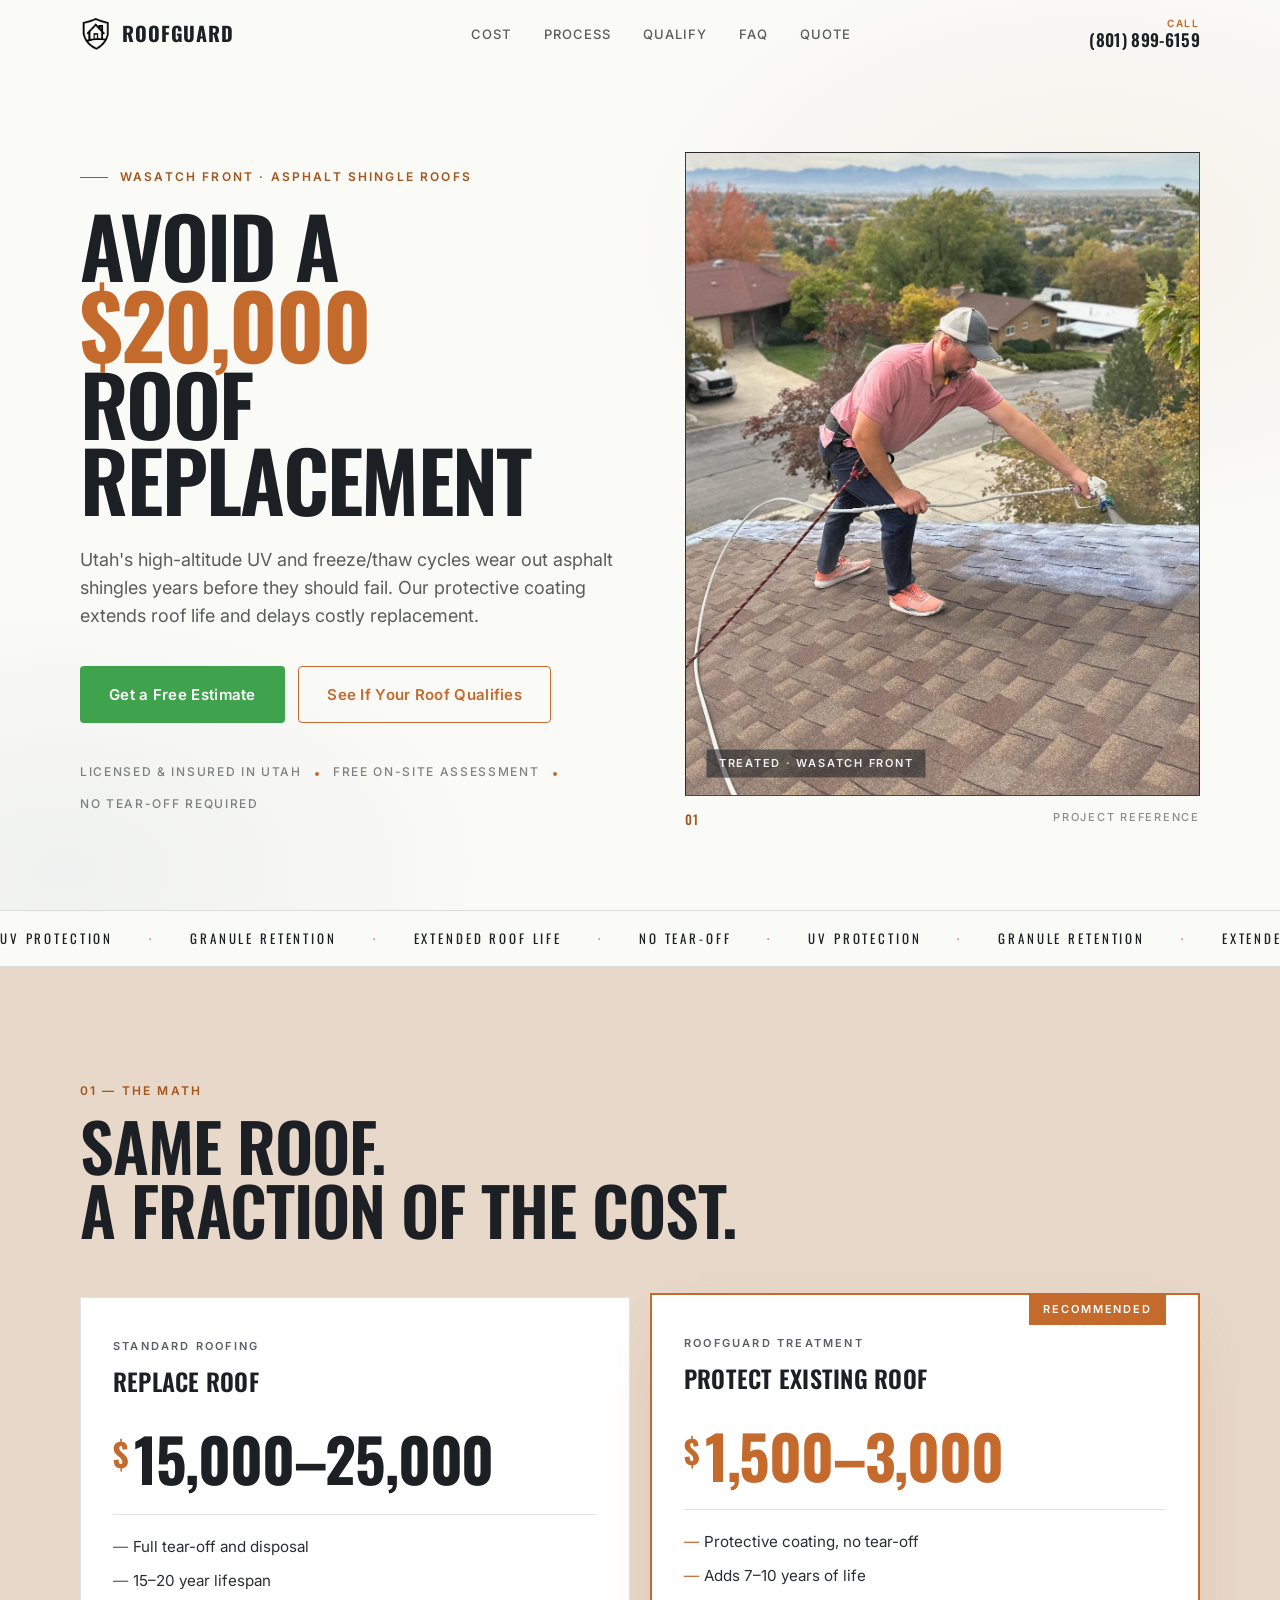
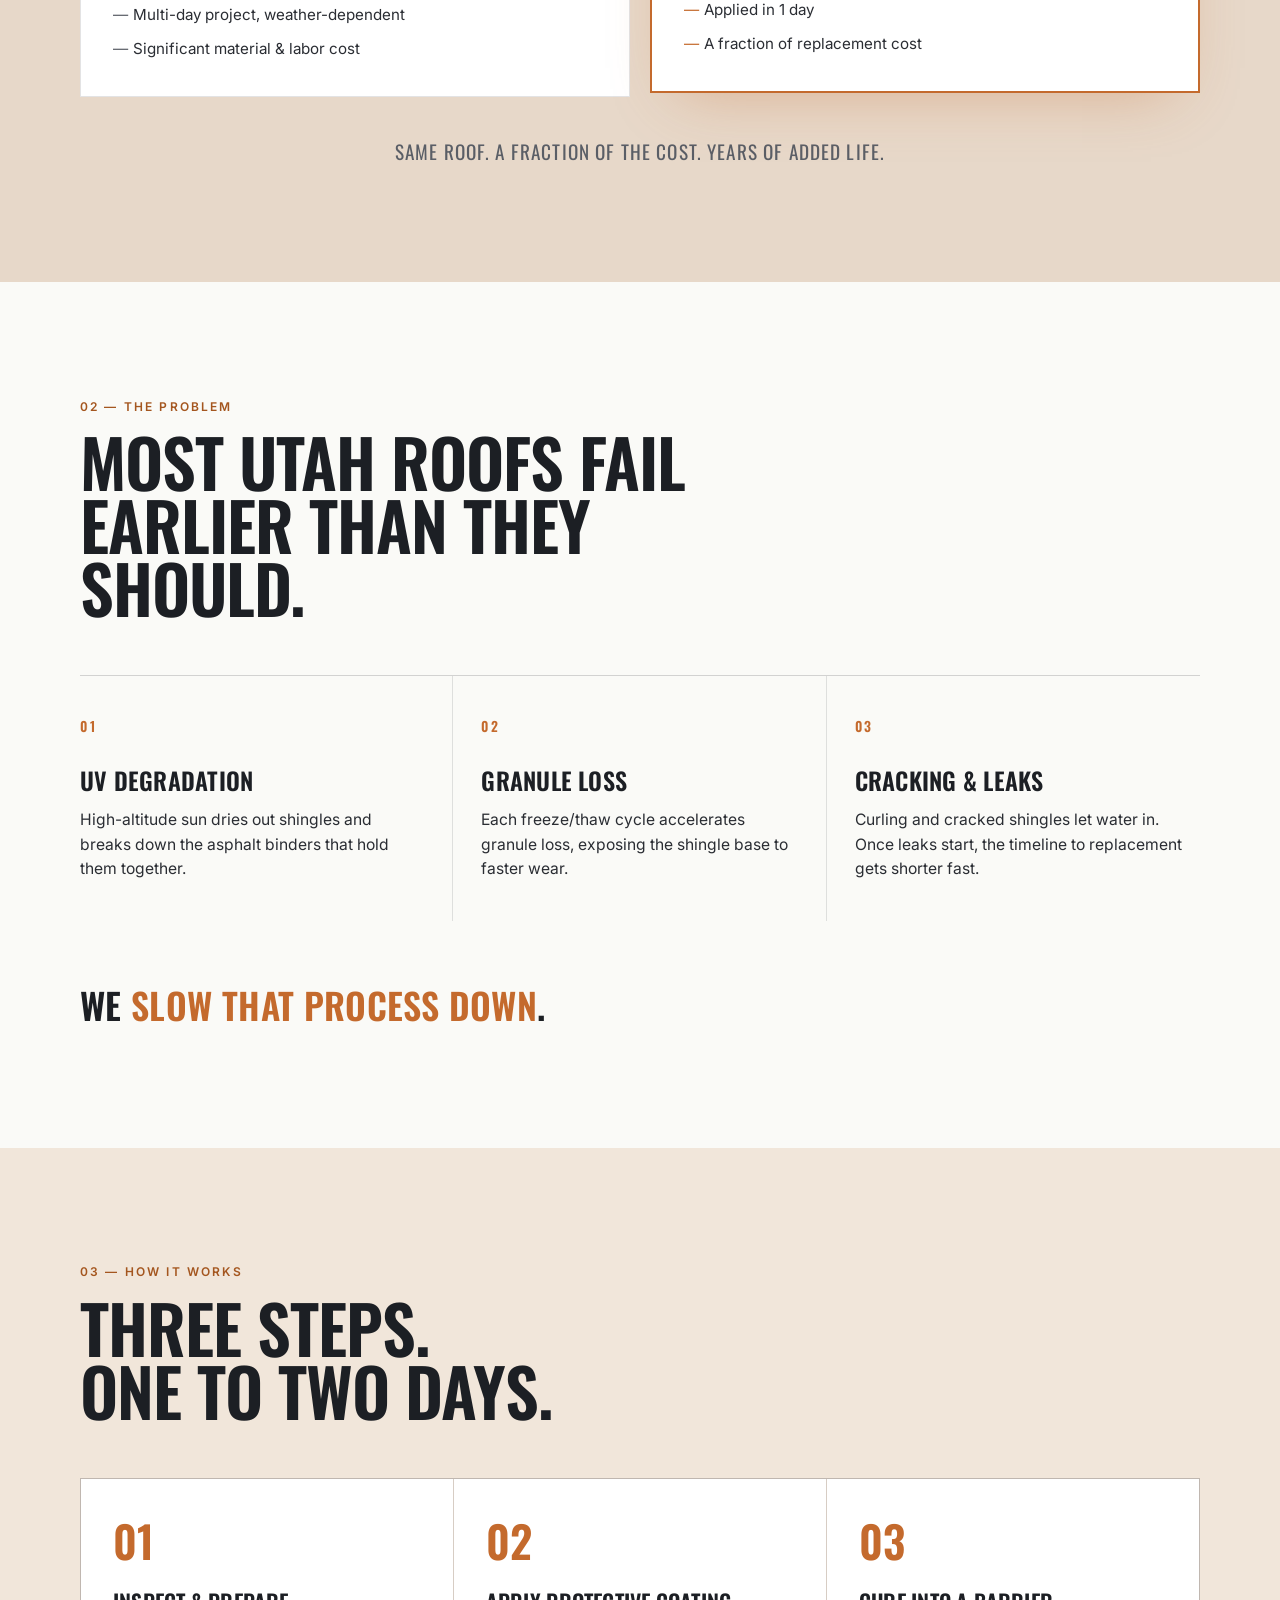
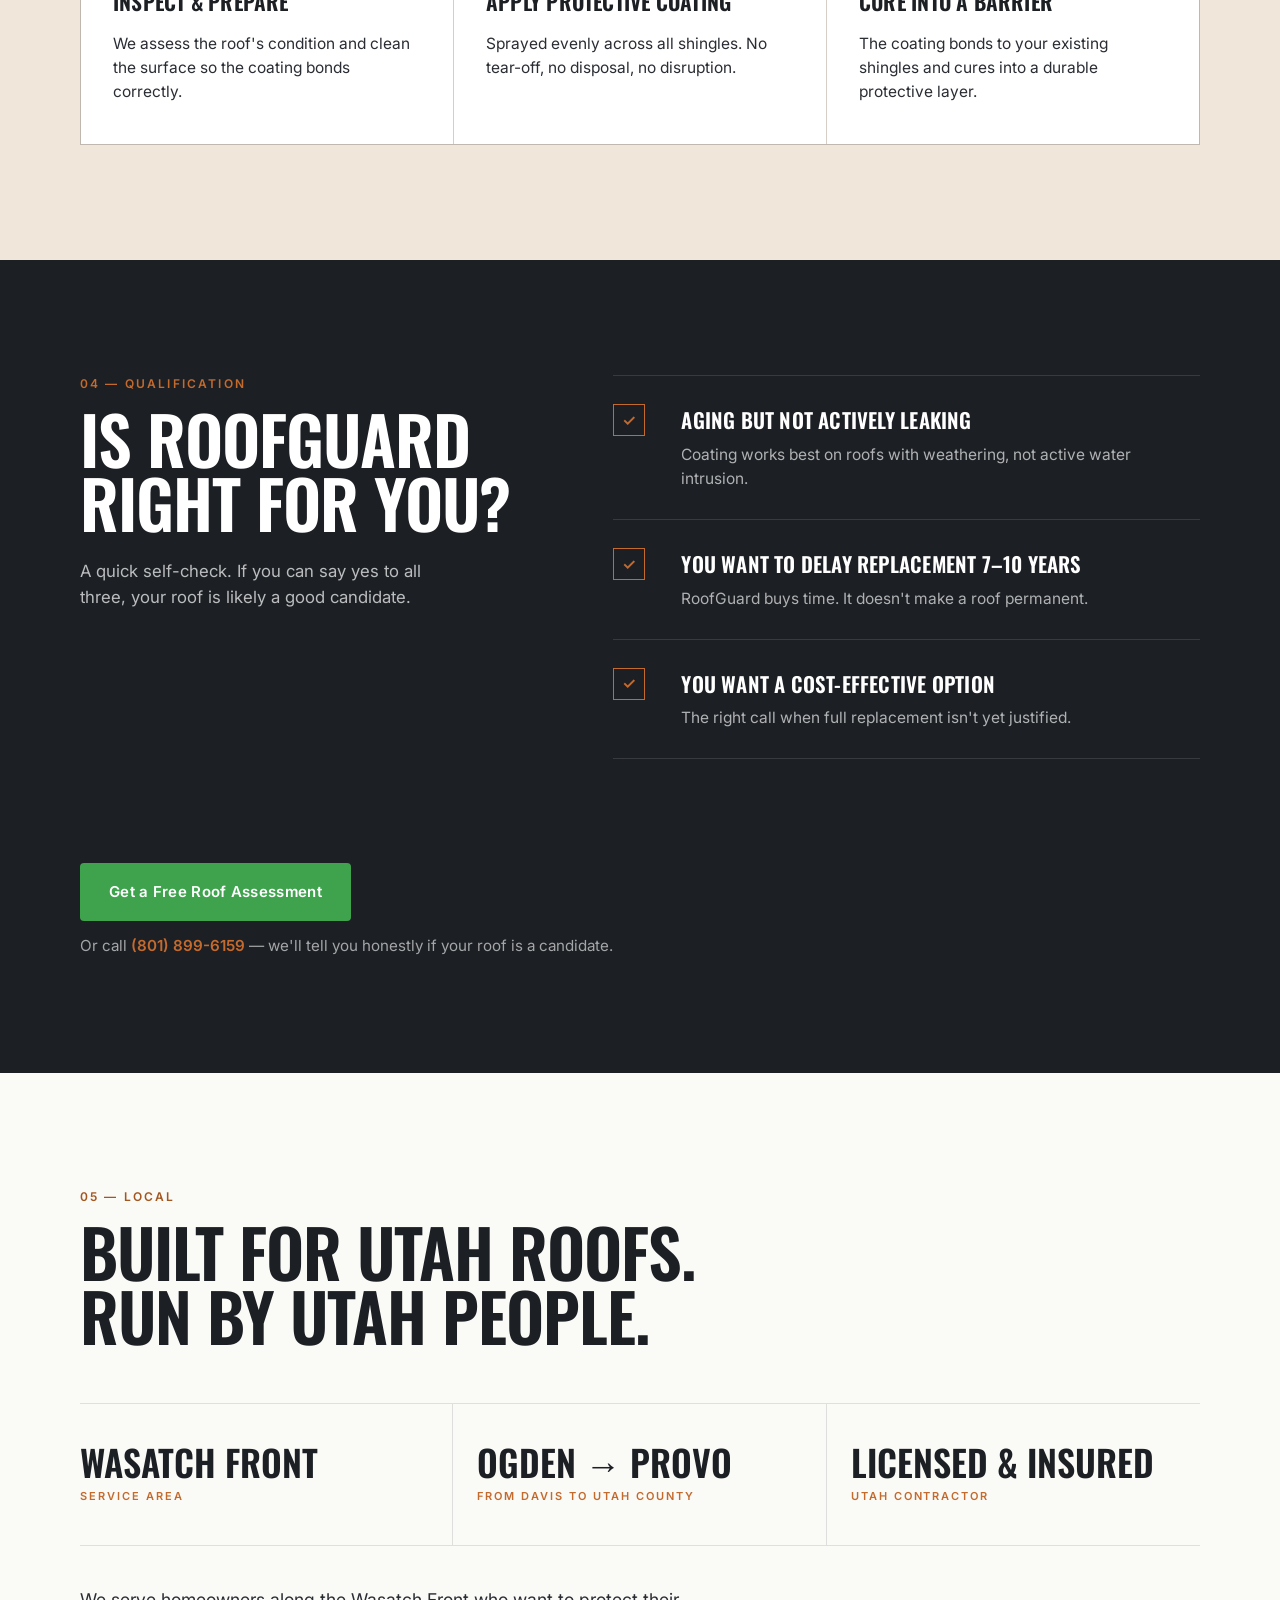
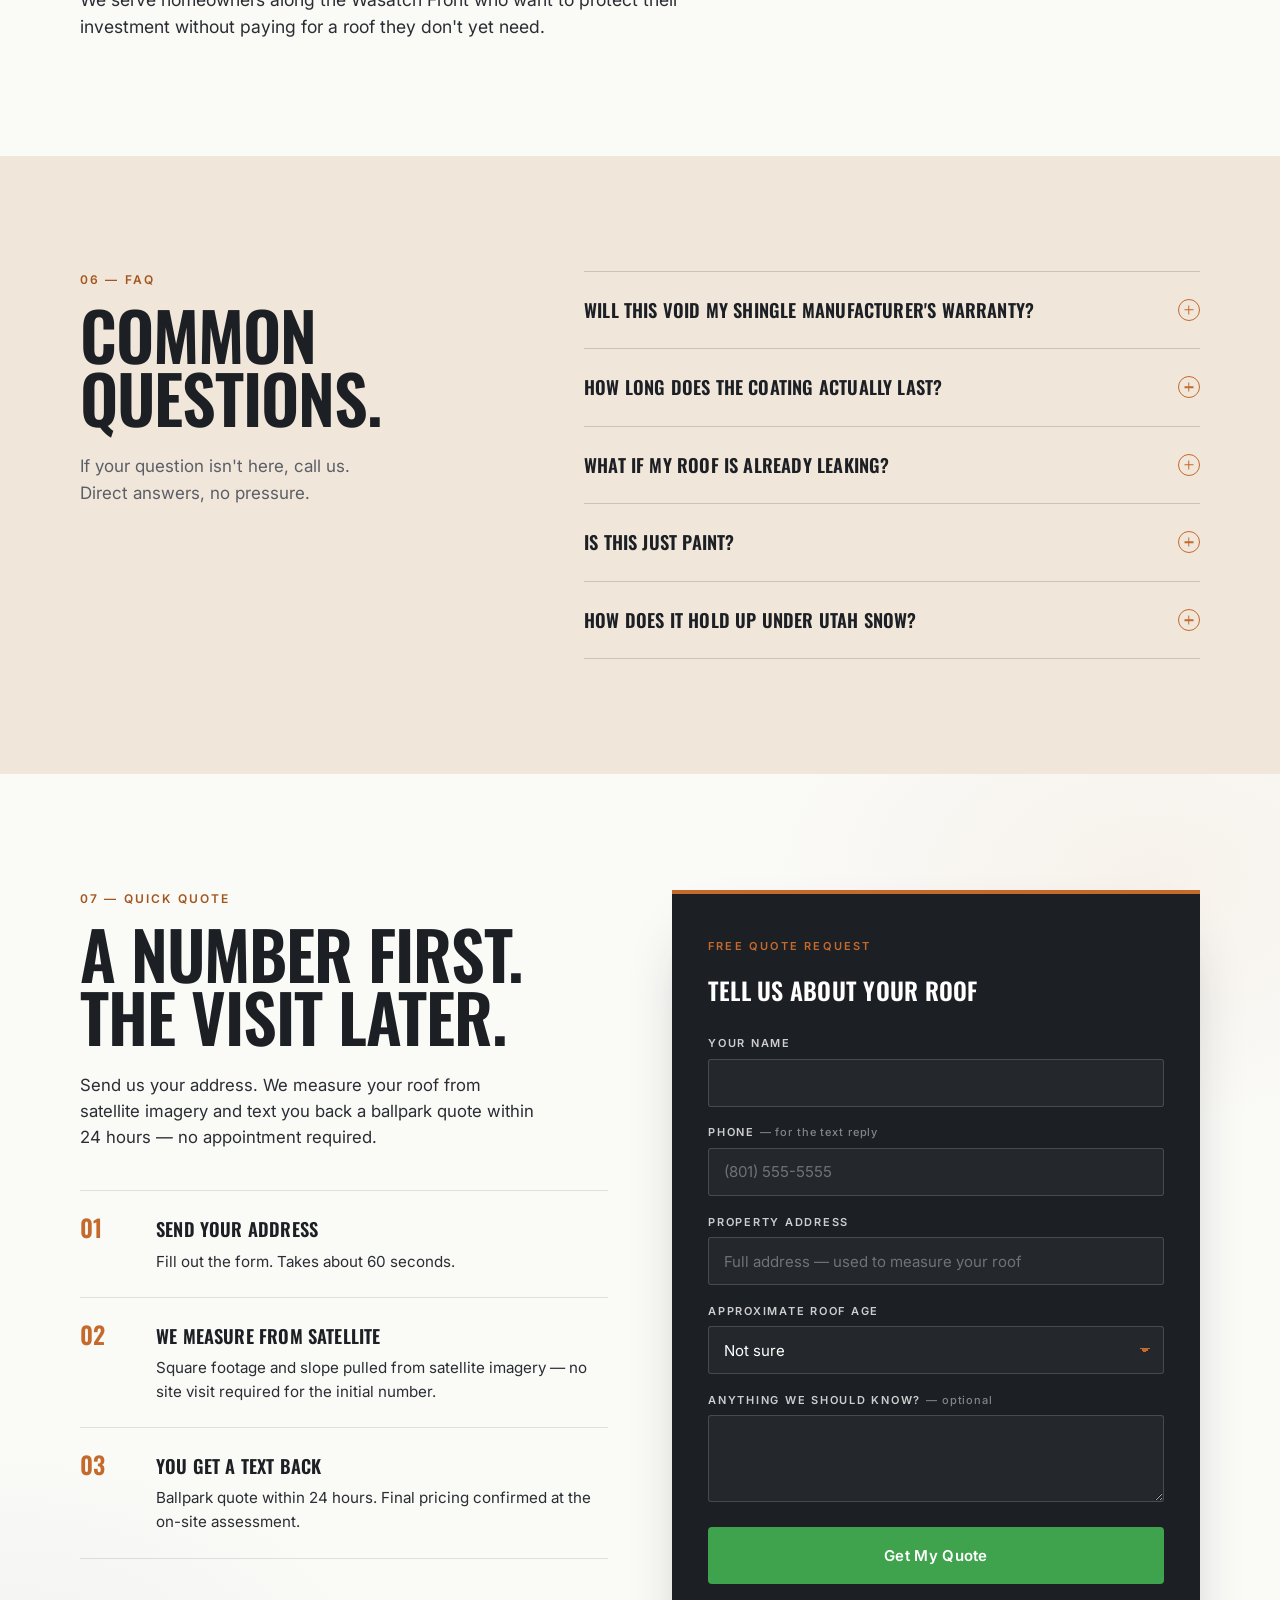
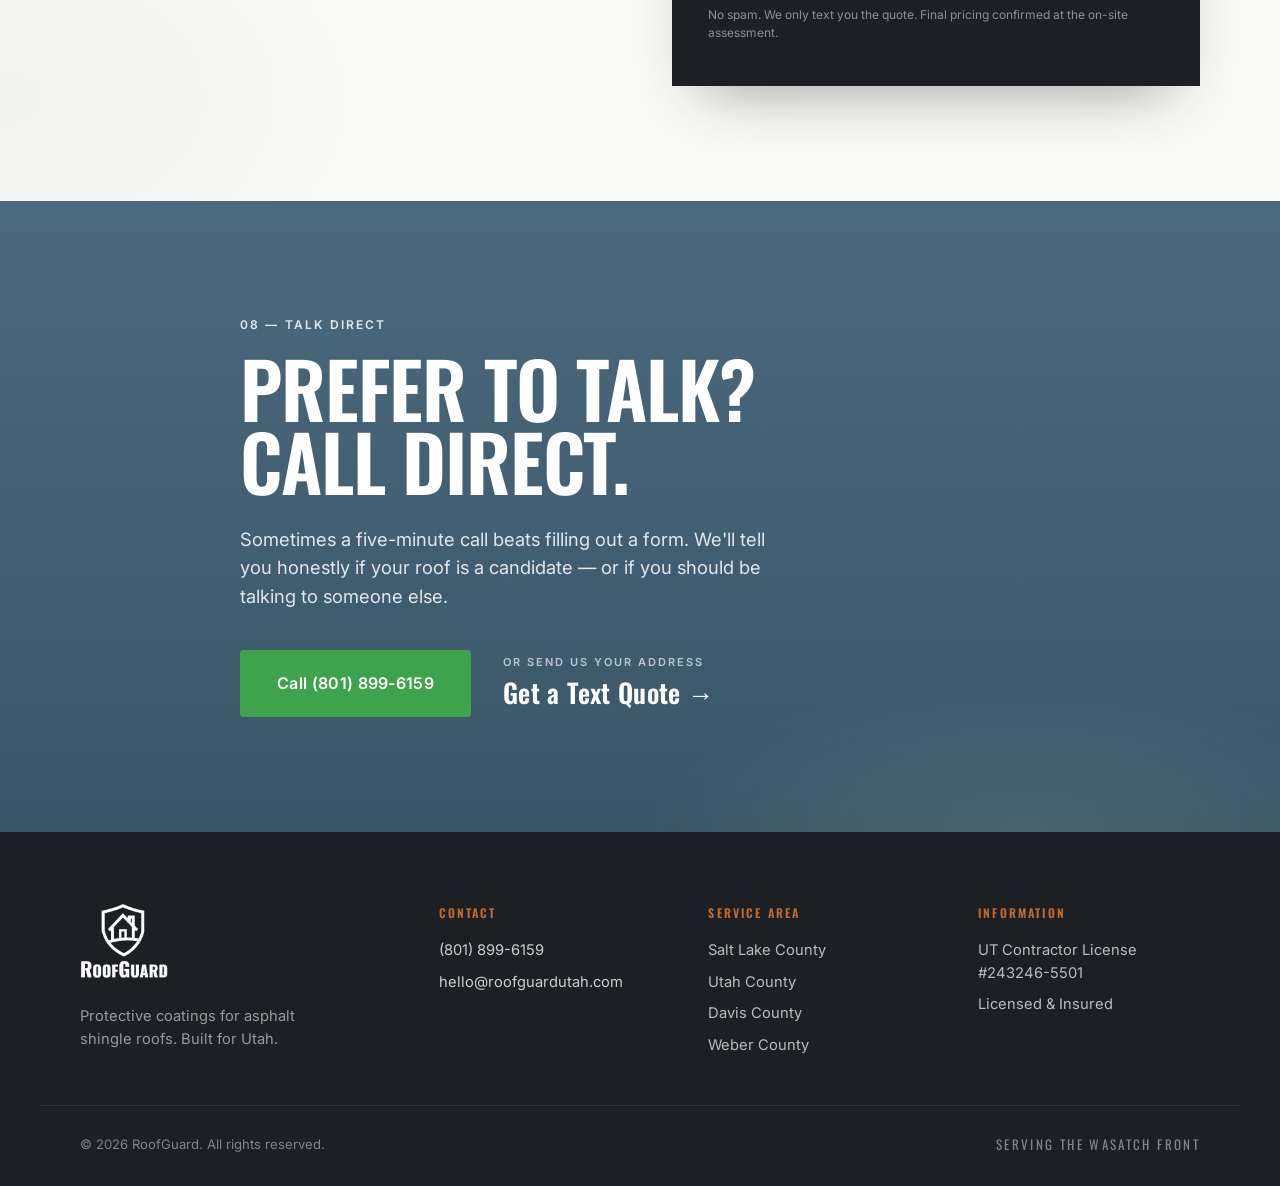
<file: index.html>
<!DOCTYPE html>
<html lang="en">
<head>
  <meta charset="UTF-8" />
  <meta name="viewport" content="width=device-width, initial-scale=1.0" />
  <meta name="description" content="RoofGuard applies a protective clear coating to asphalt shingle roofs across the Wasatch Front. Extend your roof's life and avoid a $20,000 replacement." />
  <meta name="theme-color" content="#1C1F24" />
  <title>RoofGuard — Avoid a $20,000 Roof Replacement</title>

  <link rel="icon" type="image/png" href="assets/logo-mark.png" />
  <link rel="preconnect" href="https://fonts.googleapis.com" />
  <link rel="preconnect" href="https://fonts.gstatic.com" crossorigin />
  <link rel="preload" as="image" href="assets/hero-roof.jpg" />
  <link href="https://fonts.googleapis.com/css2?family=Oswald:wght@500;600;700&family=Inter:wght@400;500;600&display=swap" rel="stylesheet" />
  <link rel="stylesheet" href="styles.css" />
</head>
<body>

  <!-- ============ HEADER ============ -->
  <header class="site-header" id="siteHeader">
    <div class="container header-inner">
      <a href="#top" class="brand" aria-label="RoofGuard home">
        <img src="assets/logo-mark.png" alt="" class="brand-mark" />
        <span class="brand-name">RoofGuard</span>
      </a>
      <nav class="header-nav" aria-label="Primary">
        <a href="#cost">Cost</a>
        <a href="#process">Process</a>
        <a href="#qualify">Qualify</a>
        <a href="#faq">FAQ</a>
        <a href="#quote">Quote</a>
      </nav>
      <a href="tel:+18018996159" class="header-phone">
        <span class="phone-label">Call</span>
        <span class="phone-number">(801) 899-6159</span>
      </a>
    </div>
  </header>

  <main id="top">

    <!-- ============ HERO ============ -->
    <section class="hero">
      <div class="hero-grid container">
        <div class="hero-copy">
          <p class="eyebrow"><span class="eyebrow-rule"></span> Wasatch Front · Asphalt Shingle Roofs</p>
          <h1 class="hero-headline">
            Avoid a<br />
            <span class="hero-figure">$20,000</span><br />
            Roof Replacement
          </h1>
          <p class="hero-sub">
            Utah's high-altitude UV and freeze/thaw cycles wear out asphalt shingles years before they should fail. Our protective coating extends roof life and delays costly replacement.
          </p>
          <div class="hero-ctas">
            <a href="#quote" class="btn btn-primary">Get a Free Estimate</a>
            <a href="#qualify" class="btn btn-ghost">See If Your Roof Qualifies</a>
          </div>
          <ul class="hero-trust">
            <li>Licensed &amp; Insured in Utah</li>
            <li><span class="dot"></span></li>
            <li>Free On-Site Assessment</li>
            <li><span class="dot"></span></li>
            <li>No Tear-Off Required</li>
          </ul>
        </div>
        <div class="hero-media">
          <div class="hero-photo" role="img" aria-label="Asphalt shingle roof treated with RoofGuard protective coating">
            <!-- Client: drop hero photo at assets/hero-roof.jpg to replace this placeholder -->
            <div class="hero-photo-placeholder" aria-hidden="true">Project Photo</div>
            <div class="hero-photo-overlay">
              <span class="photo-tag">Treated · Wasatch Front</span>
            </div>
          </div>
          <div class="hero-photo-meta">
            <span>01</span>
            <span>Project Reference</span>
          </div>
        </div>
      </div>
      <div class="hero-marquee" aria-hidden="true">
        <div class="marquee-track">
          <span>UV PROTECTION</span><span>·</span>
          <span>GRANULE RETENTION</span><span>·</span>
          <span>EXTENDED ROOF LIFE</span><span>·</span>
          <span>NO TEAR-OFF</span><span>·</span>
          <span>UV PROTECTION</span><span>·</span>
          <span>GRANULE RETENTION</span><span>·</span>
          <span>EXTENDED ROOF LIFE</span><span>·</span>
          <span>NO TEAR-OFF</span><span>·</span>
        </div>
      </div>
    </section>

    <!-- ============ COST COMPARISON ============ -->
    <section class="section section-cost" id="cost">
      <div class="container">
        <div class="section-head">
          <p class="section-eyebrow">01 — The Math</p>
          <h2 class="section-title">Same Roof.<br />A Fraction of the Cost.</h2>
        </div>

        <div class="cost-cards">
          <article class="cost-card">
            <header class="cost-card-head">
              <p class="cost-card-label">Standard Roofing</p>
              <h3 class="cost-card-title">Replace Roof</h3>
            </header>
            <div class="cost-card-figure">
              <span class="cost-prefix">$</span>
              <span class="cost-amount">15,000–25,000</span>
            </div>
            <ul class="cost-card-list">
              <li>Full tear-off and disposal</li>
              <li>15–20 year lifespan</li>
              <li>Multi-day project, weather-dependent</li>
              <li>Significant material &amp; labor cost</li>
            </ul>
          </article>

          <article class="cost-card cost-card--featured">
            <span class="cost-card-tab">Recommended</span>
            <header class="cost-card-head">
              <p class="cost-card-label">RoofGuard Treatment</p>
              <h3 class="cost-card-title">Protect Existing Roof</h3>
            </header>
            <div class="cost-card-figure">
              <span class="cost-prefix">$</span>
              <span class="cost-amount">1,500–3,000</span>
            </div>
            <ul class="cost-card-list">
              <li>Protective coating, no tear-off</li>
              <li>Adds 7–10 years of life</li>
              <li>Applied in 1 day</li>
              <li>A fraction of replacement cost</li>
            </ul>
          </article>
        </div>

        <p class="cost-footnote">
          Same roof. A fraction of the cost. Years of added life.
        </p>
      </div>
    </section>

    <!-- ============ PROBLEM ============ -->
    <section class="section section-problem">
      <div class="container">
        <div class="section-head section-head--narrow">
          <p class="section-eyebrow">02 — The Problem</p>
          <h2 class="section-title">Most Utah Roofs Fail Earlier Than They Should.</h2>
        </div>

        <ol class="problem-list">
          <li>
            <span class="problem-num">01</span>
            <div>
              <h3>UV Degradation</h3>
              <p>High-altitude sun dries out shingles and breaks down the asphalt binders that hold them together.</p>
            </div>
          </li>
          <li>
            <span class="problem-num">02</span>
            <div>
              <h3>Granule Loss</h3>
              <p>Each freeze/thaw cycle accelerates granule loss, exposing the shingle base to faster wear.</p>
            </div>
          </li>
          <li>
            <span class="problem-num">03</span>
            <div>
              <h3>Cracking &amp; Leaks</h3>
              <p>Curling and cracked shingles let water in. Once leaks start, the timeline to replacement gets shorter fast.</p>
            </div>
          </li>
        </ol>

        <p class="problem-closing">
          We <span class="copper-em">slow that process down</span>.
        </p>
      </div>
    </section>

    <!-- ============ HOW IT WORKS ============ -->
    <section class="section section-process" id="process">
      <div class="container">
        <div class="section-head">
          <p class="section-eyebrow">03 — How It Works</p>
          <h2 class="section-title">Three Steps.<br />One to Two Days.</h2>
        </div>

        <div class="process-steps">
          <article class="process-step">
            <span class="process-num">01</span>
            <h3>Inspect &amp; Prepare</h3>
            <p>We assess the roof's condition and clean the surface so the coating bonds correctly.</p>
          </article>
          <article class="process-step">
            <span class="process-num">02</span>
            <h3>Apply Protective Coating</h3>
            <p>Sprayed evenly across all shingles. No tear-off, no disposal, no disruption.</p>
          </article>
          <article class="process-step">
            <span class="process-num">03</span>
            <h3>Cure Into a Barrier</h3>
            <p>The coating bonds to your existing shingles and cures into a durable protective layer.</p>
          </article>
        </div>
      </div>
    </section>

    <!-- ============ QUALIFICATION ============ -->
    <section class="section section-qualify" id="qualify">
      <div class="container qualify-grid">
        <div class="qualify-copy">
          <p class="section-eyebrow">04 — Qualification</p>
          <h2 class="section-title">Is RoofGuard<br />Right for You?</h2>
          <p class="qualify-intro">
            A quick self-check. If you can say yes to all three, your roof is likely a good candidate.
          </p>
        </div>

        <ul class="qualify-list">
          <li>
            <span class="check" aria-hidden="true">✓</span>
            <div>
              <h3>Aging but not actively leaking</h3>
              <p>Coating works best on roofs with weathering, not active water intrusion.</p>
            </div>
          </li>
          <li>
            <span class="check" aria-hidden="true">✓</span>
            <div>
              <h3>You want to delay replacement 7–10 years</h3>
              <p>RoofGuard buys time. It doesn't make a roof permanent.</p>
            </div>
          </li>
          <li>
            <span class="check" aria-hidden="true">✓</span>
            <div>
              <h3>You want a cost-effective option</h3>
              <p>The right call when full replacement isn't yet justified.</p>
            </div>
          </li>
        </ul>

        <div class="qualify-cta">
          <a href="#quote" class="btn btn-primary">Get a Free Roof Assessment</a>
          <p class="qualify-cta-note">Or call <a href="tel:+18018996159">(801) 899-6159</a> — we'll tell you honestly if your roof is a candidate.</p>
        </div>
      </div>
    </section>

    <!-- ============ TRUST / LOCAL ============ -->
    <section class="section section-trust">
      <div class="container">
        <div class="trust-head">
          <p class="section-eyebrow">05 — Local</p>
          <h2 class="section-title">Built for Utah Roofs.<br />Run by Utah People.</h2>
        </div>
        <div class="trust-stats">
          <div class="trust-stat">
            <span class="stat-num">Wasatch Front</span>
            <span class="stat-label">Service Area</span>
          </div>
          <div class="trust-stat">
            <span class="stat-num">Ogden → Provo</span>
            <span class="stat-label">From Davis to Utah County</span>
          </div>
          <div class="trust-stat">
            <span class="stat-num">Licensed &amp; Insured</span>
            <span class="stat-label">Utah Contractor</span>
          </div>
        </div>
        <p class="trust-line">
          We serve homeowners along the Wasatch Front who want to protect their investment without paying for a roof they don't yet need.
        </p>
      </div>
    </section>

    <!-- ============ FAQ ============ -->
    <section class="section section-faq" id="faq">
      <div class="container faq-grid">
        <div class="faq-head">
          <p class="section-eyebrow">06 — FAQ</p>
          <h2 class="section-title">Common<br />Questions.</h2>
          <p class="faq-intro">If your question isn't here, call us. Direct answers, no pressure.</p>
        </div>

        <div class="faq-list">
          <details class="faq-item">
            <summary>
              <span>Will this void my shingle manufacturer's warranty?</span>
              <span class="faq-icon" aria-hidden="true"></span>
            </summary>
            <div class="faq-body">
              <p>For most asphalt shingle warranties on roofs past their initial coverage period, RoofGuard does not affect coverage. We review your specific shingle and warranty status during the free assessment and tell you straight.</p>
            </div>
          </details>

          <details class="faq-item">
            <summary>
              <span>How long does the coating actually last?</span>
              <span class="faq-icon" aria-hidden="true"></span>
            </summary>
            <div class="faq-body">
              <p>In Utah's climate, expect 7–10 years of added roof life depending on roof age, slope, sun exposure, and shingle condition at time of application. We'll give you a realistic range for your specific roof.</p>
            </div>
          </details>

          <details class="faq-item">
            <summary>
              <span>What if my roof is already leaking?</span>
              <span class="faq-icon" aria-hidden="true"></span>
            </summary>
            <div class="faq-body">
              <p>RoofGuard isn't a leak repair product. If your roof is actively leaking or has structural damage, you likely need targeted repair or replacement instead. We'll tell you that during the assessment.</p>
            </div>
          </details>

          <details class="faq-item">
            <summary>
              <span>Is this just paint?</span>
              <span class="faq-icon" aria-hidden="true"></span>
            </summary>
            <div class="faq-body">
              <p>No. It's a protective coating engineered to bond to asphalt shingles, block UV, and slow granule loss. Paint sits on top and peels. RoofGuard cures into the shingle surface.</p>
            </div>
          </details>

          <details class="faq-item">
            <summary>
              <span>How does it hold up under Utah snow?</span>
              <span class="faq-icon" aria-hidden="true"></span>
            </summary>
            <div class="faq-body">
              <p>The coating is designed for the Mountain West climate — heavy snow, ice, and wide temperature swings. It flexes with the shingle through freeze/thaw without cracking.</p>
            </div>
          </details>
        </div>
      </div>
    </section>

    <!-- ============ QUOTE FORM ============ -->
    <section class="section section-quote" id="quote">
      <div class="container quote-grid">
        <div class="quote-copy">
          <p class="section-eyebrow">07 — Quick Quote</p>
          <h2 class="section-title">A Number First.<br />The Visit Later.</h2>
          <p class="quote-intro">
            Send us your address. We measure your roof from satellite imagery and text you back a ballpark quote within 24 hours — no appointment required.
          </p>

          <ol class="quote-steps">
            <li>
              <span class="quote-step-num">01</span>
              <div>
                <h3>Send Your Address</h3>
                <p>Fill out the form. Takes about 60 seconds.</p>
              </div>
            </li>
            <li>
              <span class="quote-step-num">02</span>
              <div>
                <h3>We Measure From Satellite</h3>
                <p>Square footage and slope pulled from satellite imagery — no site visit required for the initial number.</p>
              </div>
            </li>
            <li>
              <span class="quote-step-num">03</span>
              <div>
                <h3>You Get a Text Back</h3>
                <p>Ballpark quote within 24 hours. Final pricing confirmed at the on-site assessment.</p>
              </div>
            </li>
          </ol>
        </div>

        <div class="quote-form-wrap">
          <form
            name="text-quote"
            method="POST"
            action="/thanks.html"
            data-netlify="true"
            data-netlify-honeypot="bot-field"
            class="quote-form"
          >
            <input type="hidden" name="form-name" value="text-quote" />
            <p class="honeypot" hidden>
              <label>Don't fill this out: <input name="bot-field" /></label>
            </p>

            <p class="quote-form-eyebrow">Free Quote Request</p>
            <h3 class="quote-form-title">Tell us about your roof</h3>

            <div class="field">
              <label for="q-name">Your Name</label>
              <input type="text" id="q-name" name="name" required autocomplete="name" />
            </div>

            <div class="field">
              <label for="q-phone">Phone <span class="field-hint">— for the text reply</span></label>
              <input type="tel" id="q-phone" name="phone" required autocomplete="tel" placeholder="(801) 555-5555" />
            </div>

            <div class="field">
              <label for="q-address">Property Address</label>
              <input type="text" id="q-address" name="address" required autocomplete="street-address" placeholder="Full address — used to measure your roof" />
            </div>

            <div class="field">
              <label for="q-age">Approximate Roof Age</label>
              <select id="q-age" name="roof_age">
                <option value="">Not sure</option>
                <option value="under-10">Under 10 years</option>
                <option value="10-15">10–15 years</option>
                <option value="15-20">15–20 years</option>
                <option value="over-20">Over 20 years</option>
              </select>
            </div>

            <div class="field">
              <label for="q-notes">Anything we should know? <span class="field-hint">— optional</span></label>
              <textarea id="q-notes" name="notes" rows="3"></textarea>
            </div>

            <button type="submit" class="btn btn-primary btn-block">Get My Quote</button>
            <p class="quote-form-fine">No spam. We only text you the quote. Final pricing confirmed at the on-site assessment.</p>
          </form>
        </div>
      </div>
    </section>

    <!-- ============ FINAL CTA ============ -->
    <section class="section section-final" id="contact">
      <div class="container final-inner">
        <p class="section-eyebrow eyebrow-light">08 — Talk Direct</p>
        <h2 class="final-headline">Prefer to Talk?<br />Call Direct.</h2>
        <p class="final-sub">
          Sometimes a five-minute call beats filling out a form. We'll tell you honestly if your roof is a candidate — or if you should be talking to someone else.
        </p>
        <div class="final-cta-row">
          <a href="tel:+18018996159" class="btn btn-primary btn-lg">Call (801) 899-6159</a>
          <a href="#quote" class="final-phone">
            <span class="phone-tag">Or send us your address</span>
            <span class="phone-big">Get a Text Quote →</span>
          </a>
        </div>
      </div>
    </section>

  </main>

  <!-- ============ FOOTER ============ -->
  <footer class="site-footer">
    <div class="container footer-grid">
      <div class="footer-brand">
        <img src="assets/logo-wordmark.png" alt="RoofGuard" class="footer-logo" />
        <p class="footer-tag">Protective coatings for asphalt shingle roofs. Built for Utah.</p>
      </div>
      <div class="footer-col">
        <h4>Contact</h4>
        <ul>
          <li><a href="tel:+18018996159">(801) 899-6159</a></li>
          <li><a href="mailto:hello@roofguardutah.com">hello@roofguardutah.com</a></li>
        </ul>
      </div>
      <div class="footer-col">
        <h4>Service Area</h4>
        <ul>
          <li>Salt Lake County</li>
          <li>Utah County</li>
          <li>Davis County</li>
          <li>Weber County</li>
        </ul>
      </div>
      <div class="footer-col">
        <h4>Information</h4>
        <ul>
          <li>UT Contractor License #243246-5501</li>
          <li>Licensed &amp; Insured</li>
        </ul>
      </div>
    </div>
    <div class="container footer-bottom">
      <p>© <span id="year"></span> RoofGuard. All rights reserved.</p>
      <p class="footer-credit">Serving the Wasatch Front</p>
    </div>
  </footer>

  <script src="script.js" defer></script>
</body>
</html>
</file>
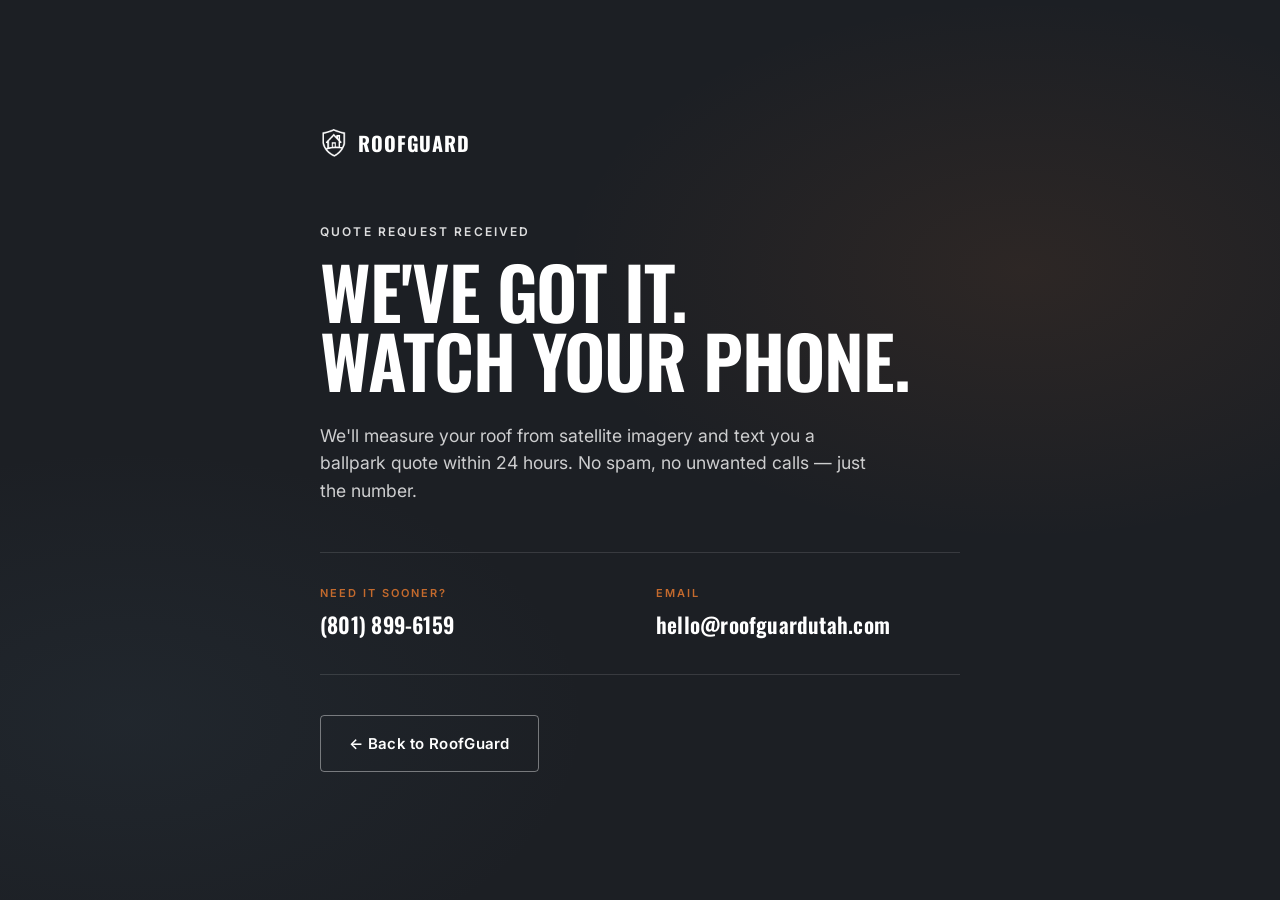
<file: thanks.html>
<!DOCTYPE html>
<html lang="en">
<head>
  <meta charset="UTF-8" />
  <meta name="viewport" content="width=device-width, initial-scale=1.0" />
  <meta name="description" content="Quote request received — RoofGuard will text you within 24 hours." />
  <meta name="theme-color" content="#1C1F24" />
  <title>Thanks — RoofGuard</title>

  <link rel="icon" type="image/png" href="assets/logo-mark.png" />
  <link rel="preconnect" href="https://fonts.googleapis.com" />
  <link rel="preconnect" href="https://fonts.gstatic.com" crossorigin />
  <link href="https://fonts.googleapis.com/css2?family=Oswald:wght@500;600;700&family=Inter:wght@400;500;600&display=swap" rel="stylesheet" />
  <link rel="stylesheet" href="styles.css" />
</head>
<body class="thanks-body">

  <main class="thanks-main">
    <div class="container thanks-inner">
      <a href="/" class="thanks-brand" aria-label="RoofGuard home">
        <img src="assets/logo-mark.png" alt="" class="brand-mark" />
        <span class="brand-name">RoofGuard</span>
      </a>

      <p class="section-eyebrow eyebrow-light">Quote Request Received</p>
      <h1 class="thanks-headline">We've got it.<br />Watch your phone.</h1>
      <p class="thanks-sub">
        We'll measure your roof from satellite imagery and text you a ballpark quote within 24 hours. No spam, no unwanted calls — just the number.
      </p>

      <div class="thanks-meta">
        <div>
          <p class="thanks-meta-label">Need it sooner?</p>
          <a href="tel:+18018996159" class="thanks-meta-value">(801) 899-6159</a>
        </div>
        <div>
          <p class="thanks-meta-label">Email</p>
          <a href="mailto:hello@roofguardutah.com" class="thanks-meta-value">hello@roofguardutah.com</a>
        </div>
      </div>

      <a href="/" class="btn btn-ghost thanks-back">← Back to RoofGuard</a>
    </div>
  </main>

</body>
</html>
</file>
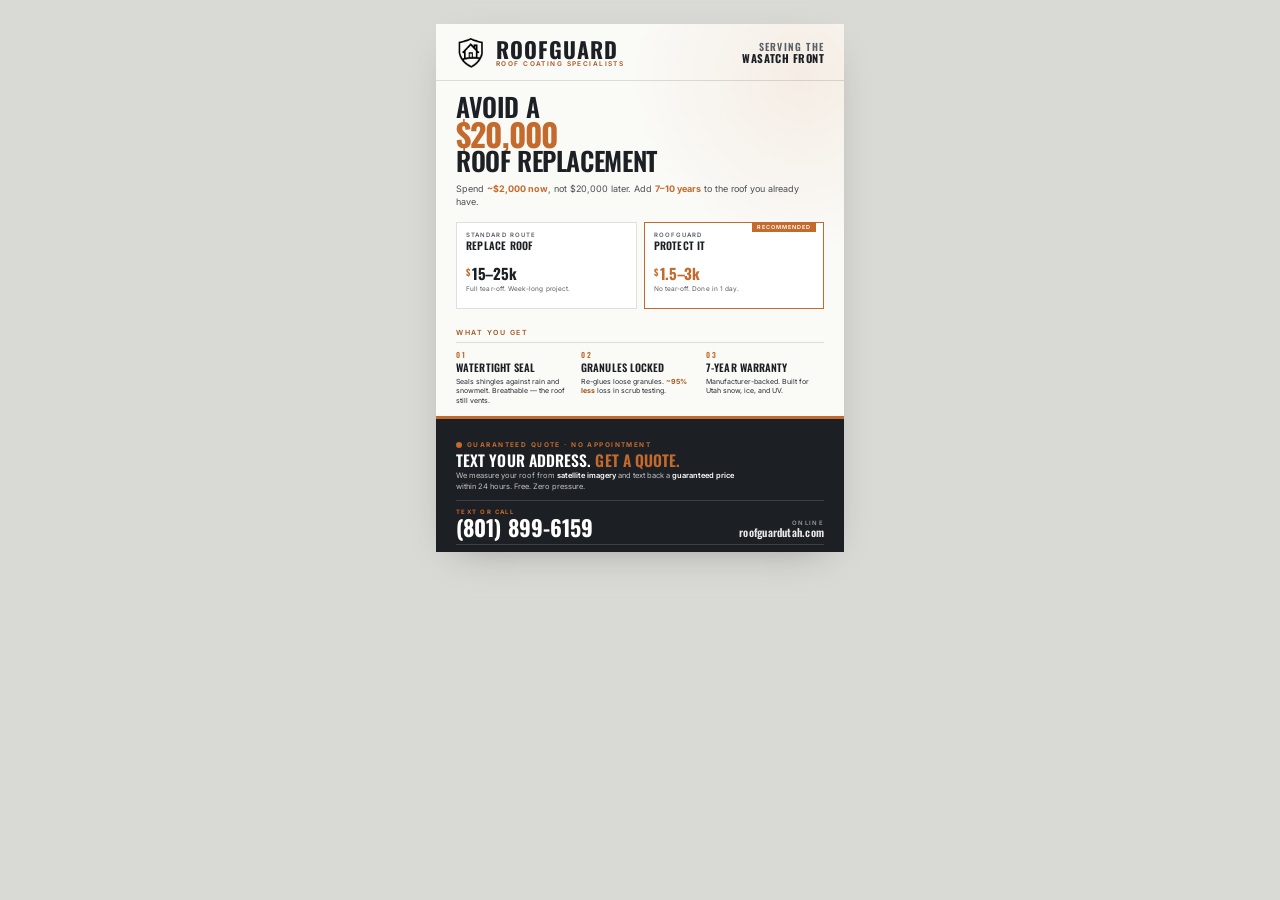
<file: assets/marketing_materials/quarter-sheet-flyer.html>
<!DOCTYPE html>
<html lang="en">
<head>
  <meta charset="UTF-8" />
  <title>RoofGuard — Quarter-Sheet Flyer</title>
  <link rel="preconnect" href="https://fonts.googleapis.com" />
  <link rel="preconnect" href="https://fonts.gstatic.com" crossorigin />
  <link href="https://fonts.googleapis.com/css2?family=Oswald:wght@500;600;700&family=Inter:wght@400;500;600&display=swap" rel="stylesheet" />
  <style>
    /* =========================================================
       QUARTER-SHEET FLYER — 4.25" x 5.5" portrait
       Print-ready. For PDF conversion (Chrome "Save as PDF"
       at custom 4.25in × 5.5in, margins: none).
       ========================================================= */

    :root {
      --charcoal: #1C1F24;
      --copper: #C46A2D;
      --copper-deep: #A4561F;
      --sandstone: #E7D8C9;
      --sandstone-2: #F1E6DA;
      --paper: #FAFAF7;
      --ink: #2A2D33;
      --ink-mute: #5A5E66;
      --rule: rgba(28, 31, 36, 0.14);
      --signal: #3FA34D;
      --font-display: 'Oswald', 'Arial Narrow', sans-serif;
      --font-body: 'Inter', 'Arial', sans-serif;
    }

    @page {
      size: 4.25in 5.5in;
      margin: 0;
    }

    * , *::before, *::after { box-sizing: border-box; }
    html, body { margin: 0; padding: 0; }
    body {
      background: #d9d9d5;
      font-family: var(--font-body);
      color: var(--ink);
      -webkit-print-color-adjust: exact;
      print-color-adjust: exact;
      padding: 24px;
    }

    .flyer {
      width: 4.25in;
      height: 5.5in;
      background: var(--paper);
      color: var(--charcoal);
      position: relative;
      overflow: hidden;
      margin: 0 auto;
      box-shadow: 0 12px 40px -20px rgba(0,0,0,0.35);
      display: flex;
      flex-direction: column;
    }

    .flyer::before {
      content: '';
      position: absolute;
      inset: 0;
      background:
        radial-gradient(ellipse 70% 55% at 90% 10%, rgba(196, 106, 45, 0.09), transparent 60%),
        radial-gradient(ellipse 60% 45% at 0% 100%, rgba(74, 106, 127, 0.06), transparent 60%);
      pointer-events: none;
      z-index: 0;
    }

    /* ---------- Header ---------- */
    .flyer-header {
      position: relative;
      z-index: 2;
      padding: 14px 20px 12px;
      display: flex;
      align-items: center;
      justify-content: space-between;
      gap: 12px;
      border-bottom: 1px solid var(--rule);
    }
    .brand {
      display: flex;
      align-items: center;
      gap: 10px;
    }
    .brand-mark {
      width: 30px;
      height: 30px;
      flex-shrink: 0;
    }
    .brand-text {
      display: flex;
      flex-direction: column;
      gap: 1px;
    }
    .brand-name {
      font-family: var(--font-display);
      font-weight: 700;
      font-size: 22px;
      letter-spacing: 0.045em;
      text-transform: uppercase;
      color: var(--charcoal);
      line-height: 1;
    }
    .brand-tag {
      font-size: 6.5px;
      font-weight: 600;
      letter-spacing: 0.22em;
      text-transform: uppercase;
      color: var(--copper-deep);
      line-height: 1;
    }
    .header-region {
      font-family: var(--font-display);
      font-size: 10px;
      font-weight: 600;
      letter-spacing: 0.12em;
      text-transform: uppercase;
      color: var(--ink-mute);
      text-align: right;
      line-height: 1.15;
    }
    .header-region strong {
      display: block;
      color: var(--charcoal);
      font-size: 11px;
      letter-spacing: 0.04em;
    }

    /* ---------- Hero ---------- */
    .hero {
      position: relative;
      z-index: 2;
      padding: 14px 20px 14px;
    }
    .hero-headline {
      font-family: var(--font-display);
      font-weight: 600;
      text-transform: uppercase;
      font-size: 26px;
      line-height: 0.93;
      letter-spacing: -0.015em;
      color: var(--charcoal);
      margin: 0;
    }
    .hero-figure {
      color: var(--copper);
      font-weight: 700;
      font-size: 1.22em;
      letter-spacing: -0.025em;
      display: inline-block;
    }
    .hero-sub {
      margin: 8px 0 0;
      font-size: 9px;
      line-height: 1.45;
      color: rgba(28, 31, 36, 0.78);
    }
    .hero-sub strong {
      color: var(--copper);
      font-weight: 700;
    }

    /* ---------- Cost comparison ---------- */
    .cost {
      position: relative;
      z-index: 2;
      margin: 0 20px;
      display: grid;
      grid-template-columns: 1fr 1fr;
      gap: 7px;
    }
    .cost-card {
      background: #fff;
      border: 1px solid var(--rule);
      padding: 8px 9px 8px;
      position: relative;
      display: flex;
      flex-direction: column;
    }
    .cost-card--featured {
      border-color: var(--copper);
      border-width: 1.5px;
    }
    .cost-tab {
      position: absolute;
      top: -1px;
      right: 7px;
      background: var(--copper);
      color: #fff;
      font-size: 5.5px;
      font-weight: 600;
      letter-spacing: 0.18em;
      text-transform: uppercase;
      padding: 2px 5px;
    }
    .cost-label {
      font-size: 6px;
      font-weight: 600;
      letter-spacing: 0.18em;
      text-transform: uppercase;
      color: var(--ink-mute);
    }
    .cost-title {
      font-family: var(--font-display);
      font-weight: 600;
      font-size: 10.5px;
      letter-spacing: 0.02em;
      text-transform: uppercase;
      color: var(--charcoal);
      line-height: 1;
      margin-top: 2px;
    }
    .cost-figure {
      font-family: var(--font-display);
      font-weight: 700;
      color: var(--charcoal);
      display: flex;
      align-items: flex-start;
      line-height: 1;
      margin-top: 5px;
    }
    .cost-prefix {
      font-size: 9px;
      margin-right: 2px;
      color: var(--copper);
      margin-top: 2px;
    }
    .cost-amount {
      font-size: 15px;
      letter-spacing: -0.02em;
    }
    .cost-card--featured .cost-prefix,
    .cost-card--featured .cost-amount {
      color: var(--copper);
    }
    .cost-note {
      font-size: 6.5px;
      letter-spacing: 0.01em;
      color: var(--ink-mute);
      margin-top: 4px;
      line-height: 1.35;
    }

    /* ---------- Benefits ---------- */
    .benefits {
      position: relative;
      z-index: 2;
      padding: 12px 20px 10px;
    }
    .benefits-eyebrow {
      font-size: 7px;
      font-weight: 600;
      letter-spacing: 0.22em;
      text-transform: uppercase;
      color: var(--copper-deep);
      margin-bottom: 5px;
    }
    .benefits-list {
      list-style: none;
      padding: 6px 0 0;
      margin: 0;
      display: grid;
      grid-template-columns: 1fr 1fr 1fr;
      gap: 7px;
      border-top: 1px solid var(--rule);
    }
    .benefits-list li {
      display: flex;
      flex-direction: column;
      gap: 2px;
    }
    .benefits-num {
      font-family: var(--font-display);
      font-size: 7.5px;
      font-weight: 600;
      letter-spacing: 0.2em;
      color: var(--copper);
    }
    .benefits-list h3 {
      font-family: var(--font-display);
      font-size: 10.5px;
      text-transform: uppercase;
      letter-spacing: 0.01em;
      color: var(--charcoal);
      font-weight: 600;
      margin: 0;
      line-height: 1.02;
    }
    .benefits-list p {
      font-size: 7px;
      line-height: 1.38;
      color: var(--ink);
      margin: 2px 0 0;
    }
    .benefits-list p strong {
      color: var(--copper-deep);
      font-weight: 700;
    }

    /* ---------- CTA — Text-Quote UVP ---------- */
    .cta {
      position: relative;
      z-index: 2;
      margin-top: auto;
      background: var(--charcoal);
      color: #fff;
      padding: 13px 20px 14px;
      border-top: 3px solid var(--copper);
    }
    .cta-eyebrow {
      display: inline-flex;
      align-items: center;
      gap: 5px;
      font-size: 6.5px;
      font-weight: 700;
      letter-spacing: 0.22em;
      text-transform: uppercase;
      color: var(--copper);
      margin-bottom: 4px;
    }
    .cta-eyebrow::before {
      content: '';
      width: 6px;
      height: 6px;
      background: var(--copper);
      border-radius: 50%;
      display: inline-block;
    }
    .cta-line {
      font-family: var(--font-display);
      font-size: 15.5px;
      text-transform: uppercase;
      letter-spacing: 0.005em;
      font-weight: 600;
      color: #fff;
      margin: 0 0 3px;
      line-height: 1;
    }
    .cta-line .accent {
      color: var(--copper);
    }
    .cta-explainer {
      font-size: 7.5px;
      line-height: 1.4;
      color: rgba(255,255,255,0.72);
      margin: 0 0 8px;
      max-width: 280px;
    }
    .cta-explainer strong {
      color: #fff;
      font-weight: 600;
    }
    .cta-contact {
      display: flex;
      align-items: flex-end;
      justify-content: space-between;
      gap: 10px;
      padding: 7px 0 6px;
      border-top: 1px solid rgba(255,255,255,0.14);
      border-bottom: 1px solid rgba(255,255,255,0.14);
    }
    .cta-phone {
      display: flex;
      flex-direction: column;
      gap: 1px;
    }
    .cta-phone-label {
      font-size: 6px;
      font-weight: 700;
      letter-spacing: 0.24em;
      text-transform: uppercase;
      color: var(--copper);
    }
    .cta-phone-number {
      font-family: var(--font-display);
      font-size: 22px;
      font-weight: 700;
      letter-spacing: 0.005em;
      color: #fff;
      line-height: 1;
    }
    .cta-web {
      text-align: right;
      display: flex;
      flex-direction: column;
      gap: 1px;
    }
    .cta-web-label {
      font-size: 6px;
      font-weight: 600;
      letter-spacing: 0.22em;
      text-transform: uppercase;
      color: rgba(255,255,255,0.55);
    }
    .cta-web-url {
      font-family: var(--font-display);
      font-size: 11px;
      font-weight: 600;
      letter-spacing: 0.02em;
      color: rgba(255,255,255,0.9);
      line-height: 1;
    }
    .cta-fine {
      margin-top: 6px;
      display: flex;
      justify-content: space-between;
      gap: 6px;
      font-size: 6px;
      letter-spacing: 0.14em;
      text-transform: uppercase;
      color: rgba(255,255,255,0.55);
      font-weight: 500;
    }

    /* ---------- Print ---------- */
    @media print {
      body { background: #fff; padding: 0; }
      .flyer { box-shadow: none; margin: 0; }
    }
  </style>
</head>
<body>

  <div class="flyer" role="document" aria-label="RoofGuard quarter-sheet flyer">

    <!-- Header -->
    <header class="flyer-header">
      <div class="brand">
        <img src="../logo-mark.png" alt="" class="brand-mark" />
        <div class="brand-text">
          <span class="brand-name">RoofGuard</span>
          <span class="brand-tag">Roof Coating Specialists</span>
        </div>
      </div>
      <div class="header-region">
        Serving the<br />
        <strong>Wasatch Front</strong>
      </div>
    </header>

    <!-- Hero -->
    <section class="hero">
      <h1 class="hero-headline">
        Avoid a<br />
        <span class="hero-figure">$20,000</span><br />
        Roof Replacement
      </h1>
      <p class="hero-sub">
        Spend <strong>~$2,000 now</strong>, not $20,000 later. Add <strong>7–10 years</strong> to the roof you already have.
      </p>
    </section>

    <!-- Cost comparison -->
    <section class="cost">
      <article class="cost-card">
        <span class="cost-label">Standard Route</span>
        <h3 class="cost-title">Replace Roof</h3>
        <div class="cost-figure">
          <span class="cost-prefix">$</span>
          <span class="cost-amount">15–25k</span>
        </div>
        <p class="cost-note">Full tear-off. Week-long project.</p>
      </article>
      <article class="cost-card cost-card--featured">
        <span class="cost-tab">Recommended</span>
        <span class="cost-label">RoofGuard</span>
        <h3 class="cost-title">Protect It</h3>
        <div class="cost-figure">
          <span class="cost-prefix">$</span>
          <span class="cost-amount">1.5–3k</span>
        </div>
        <p class="cost-note">No tear-off. Done in 1 day.</p>
      </article>
    </section>

    <!-- Benefits -->
    <section class="benefits">
      <p class="benefits-eyebrow">What You Get</p>
      <ul class="benefits-list">
        <li>
          <span class="benefits-num">01</span>
          <h3>Watertight Seal</h3>
          <p>Seals shingles against rain and snowmelt. Breathable — the roof still vents.</p>
        </li>
        <li>
          <span class="benefits-num">02</span>
          <h3>Granules Locked</h3>
          <p>Re-glues loose granules. <strong>~95% less</strong> loss in scrub testing.</p>
        </li>
        <li>
          <span class="benefits-num">03</span>
          <h3>7-Year Warranty</h3>
          <p>Manufacturer-backed. Built for Utah snow, ice, and UV.</p>
        </li>
      </ul>
    </section>

    <!-- CTA — Text-Quote UVP -->
    <section class="cta">
      <p class="cta-eyebrow">Guaranteed Quote · No Appointment</p>
      <h2 class="cta-line">Text Your Address. <span class="accent">Get a Quote.</span></h2>
      <p class="cta-explainer">
        We measure your roof from <strong>satellite imagery</strong> and text back a <strong>guaranteed price</strong> within 24 hours. Free. Zero pressure.
      </p>
      <div class="cta-contact">
        <div class="cta-phone">
          <span class="cta-phone-label">Text or Call</span>
          <span class="cta-phone-number">(801) 899-6159</span>
        </div>
        <div class="cta-web">
          <span class="cta-web-label">Online</span>
          <span class="cta-web-url">roofguardutah.com</span>
        </div>
      </div>
      <div class="cta-fine">
        <span>Licensed &amp; Insured</span>
        <span>UT Lic. #243246-5501</span>
        <span>Ogden → Provo</span>
      </div>
    </section>

  </div>

</body>
</html>
</file>
<file: styles.css>
/* =========================================================
   ROOFGUARD — Marketing Site
   Aesthetic: editorial-trade. Type-driven. Confident, not loud.
   ========================================================= */

/* ---------- Tokens ---------- */
:root {
  --charcoal: #1C1F24;
  --charcoal-2: #24272D;
  --copper: #C46A2D;
  --copper-deep: #A4561F;
  --sandstone: #E7D8C9;
  --sandstone-2: #F1E6DA;
  --slate: #4A6A7F;
  --slate-deep: #3A5567;
  --signal: #3FA34D;
  --signal-deep: #2F8A3C;

  --paper: #FAFAF7;
  --ink: #2A2D33;
  --ink-mute: #5A5E66;
  --rule: rgba(28, 31, 36, 0.12);
  --rule-light: rgba(255, 255, 255, 0.16);

  --container: 1200px;
  --container-pad: clamp(1.25rem, 4vw, 2.5rem);

  --font-display: 'Oswald', 'Arial Narrow', sans-serif;
  --font-body: 'Inter', 'Arial', sans-serif;

  --ease: cubic-bezier(0.2, 0.7, 0.2, 1);
}

/* ---------- Reset / base ---------- */
*, *::before, *::after { box-sizing: border-box; }
html { scroll-behavior: smooth; -webkit-text-size-adjust: 100%; }
body {
  margin: 0;
  font-family: var(--font-body);
  font-size: 17px;
  line-height: 1.55;
  color: var(--ink);
  background: var(--paper);
  -webkit-font-smoothing: antialiased;
  text-rendering: optimizeLegibility;
}
img { max-width: 100%; display: block; }
a { color: inherit; }
button { font: inherit; }
ul, ol { list-style: none; padding: 0; margin: 0; }
h1, h2, h3, h4, h5, p { margin: 0; }

.container {
  max-width: var(--container);
  margin: 0 auto;
  padding: 0 var(--container-pad);
  width: 100%;
}

/* ---------- Type system ---------- */
.section-eyebrow,
.eyebrow {
  font-family: var(--font-body);
  font-size: 12px;
  font-weight: 600;
  letter-spacing: 0.18em;
  text-transform: uppercase;
  color: var(--copper);
  display: flex;
  align-items: center;
  gap: 0.75rem;
}
.section-eyebrow { color: var(--copper-deep); }
.eyebrow-light { color: rgba(255,255,255,0.85); }
.eyebrow-rule {
  width: 28px;
  height: 1px;
  background: currentColor;
  display: inline-block;
}

.section-title {
  font-family: var(--font-display);
  font-weight: 600;
  font-size: clamp(2.25rem, 5.2vw, 4.25rem);
  line-height: 0.95;
  letter-spacing: -0.015em;
  text-transform: uppercase;
  color: var(--charcoal);
  margin-top: 0.85rem;
}
.section-head { margin-bottom: 3.5rem; max-width: 880px; }
.section-head--narrow { max-width: 720px; }

.copper-em { color: var(--copper); font-weight: 600; }

/* ---------- Buttons ---------- */
.btn {
  display: inline-flex;
  align-items: center;
  justify-content: center;
  font-family: var(--font-body);
  font-weight: 600;
  font-size: 15px;
  letter-spacing: 0.02em;
  padding: 1rem 1.75rem;
  border-radius: 4px;
  text-decoration: none;
  transition: transform 180ms var(--ease), background 180ms var(--ease), color 180ms var(--ease), border-color 180ms var(--ease);
  cursor: pointer;
  white-space: nowrap;
  border: 1.5px solid transparent;
}
.btn-primary {
  background: var(--signal);
  color: #fff;
}
.btn-primary:hover {
  background: var(--signal-deep);
  transform: translateY(-1px);
}
.btn-ghost {
  background: transparent;
  color: var(--copper);
  border-color: var(--copper);
}
.btn-ghost:hover {
  background: var(--copper);
  color: #fff;
}
.btn-lg { padding: 1.25rem 2.25rem; font-size: 16px; }

/* ===========================================================
   HEADER
   =========================================================== */
.site-header {
  position: fixed;
  top: 0; left: 0; right: 0;
  z-index: 100;
  padding: 1.1rem 0;
  background: transparent;
  transition: background 220ms var(--ease), padding 220ms var(--ease), border-color 220ms var(--ease);
  border-bottom: 1px solid transparent;
}
.site-header.is-scrolled {
  background: rgba(28, 31, 36, 0.96);
  padding: 0.7rem 0;
  border-bottom-color: rgba(255,255,255,0.06);
  backdrop-filter: blur(8px);
  -webkit-backdrop-filter: blur(8px);
}
.header-inner {
  display: flex;
  align-items: center;
  justify-content: space-between;
  gap: 2rem;
}
.brand {
  display: flex;
  align-items: center;
  gap: 0.65rem;
  text-decoration: none;
  color: var(--charcoal);
  transition: color 200ms var(--ease);
}
.site-header.is-scrolled .brand { color: #fff; }
.brand-mark {
  width: 32px;
  height: 32px;
  transition: filter 200ms var(--ease);
}
.site-header.is-scrolled .brand-mark { filter: invert(1); }
.brand-name {
  font-family: var(--font-display);
  font-weight: 700;
  font-size: 20px;
  letter-spacing: 0.04em;
  text-transform: uppercase;
  color: inherit;
}
.header-nav {
  display: flex;
  gap: 2rem;
  font-size: 13px;
  font-weight: 500;
  letter-spacing: 0.08em;
  text-transform: uppercase;
}
.header-nav a {
  color: rgba(28, 31, 36, 0.72);
  text-decoration: none;
  transition: color 160ms var(--ease);
  position: relative;
  padding: 0.25rem 0;
}
.site-header.is-scrolled .header-nav a { color: rgba(255,255,255,0.78); }
.header-nav a:hover { color: var(--charcoal); }
.site-header.is-scrolled .header-nav a:hover { color: #fff; }
.header-nav a:hover::after {
  content: '';
  position: absolute;
  left: 0; right: 0; bottom: -2px;
  height: 1px;
  background: var(--copper);
}
.header-phone {
  display: flex;
  flex-direction: column;
  align-items: flex-end;
  text-decoration: none;
  color: var(--charcoal);
  line-height: 1.1;
  gap: 2px;
  transition: color 200ms var(--ease);
}
.site-header.is-scrolled .header-phone { color: #fff; }
.phone-label {
  font-size: 10px;
  letter-spacing: 0.18em;
  text-transform: uppercase;
  color: var(--copper);
  font-weight: 600;
}
.phone-number {
  font-family: var(--font-display);
  font-size: 17px;
  font-weight: 600;
  letter-spacing: 0.02em;
}

@media (max-width: 800px) {
  .header-nav { display: none; }
}

/* ===========================================================
   HERO
   =========================================================== */
.hero {
  background: var(--paper);
  color: var(--charcoal);
  padding: 9.5rem 0 0;
  position: relative;
  overflow: hidden;
}
/* Subtle warmth — barely-there copper + slate radials on paper */
.hero::before {
  content: '';
  position: absolute;
  inset: 0;
  background:
    radial-gradient(ellipse 60% 50% at 85% 25%, rgba(196, 106, 45, 0.07), transparent 60%),
    radial-gradient(ellipse 55% 45% at 5% 90%, rgba(74, 106, 127, 0.06), transparent 60%);
  pointer-events: none;
}
.hero-grid {
  display: grid;
  grid-template-columns: 1.05fr 1fr;
  gap: 4rem;
  align-items: center;
  position: relative;
  padding-bottom: 5rem;
}
.hero-copy .eyebrow {
  color: var(--copper-deep);
}
.hero-headline {
  font-family: var(--font-display);
  font-weight: 600;
  text-transform: uppercase;
  font-size: clamp(2.75rem, 6.5vw, 5.75rem);
  line-height: 0.92;
  letter-spacing: -0.02em;
  margin: 1.25rem 0 1.75rem;
  color: var(--charcoal);
}
.hero-figure {
  color: var(--copper);
  font-weight: 700;
  font-size: 1.06em;
  letter-spacing: -0.025em;
  position: relative;
  display: inline-block;
}
.hero-sub {
  font-size: 1.125rem;
  line-height: 1.55;
  color: rgba(28, 31, 36, 0.72);
  max-width: 540px;
  margin-bottom: 2.25rem;
}
.hero-ctas {
  display: flex;
  flex-wrap: wrap;
  gap: 0.85rem;
  margin-bottom: 2.5rem;
}
.hero-trust {
  display: flex;
  flex-wrap: wrap;
  align-items: center;
  gap: 0.85rem;
  font-size: 12px;
  text-transform: uppercase;
  letter-spacing: 0.14em;
  color: rgba(28, 31, 36, 0.55);
  font-weight: 500;
}
.hero-trust .dot {
  display: inline-block;
  width: 4px;
  height: 4px;
  border-radius: 50%;
  background: var(--copper);
}

/* Hero photo treatment */
.hero-media {
  position: relative;
}
.hero-photo {
  position: relative;
  aspect-ratio: 4 / 5;
  background:
    linear-gradient(135deg, rgba(196,106,45,0.20), transparent 55%),
    linear-gradient(180deg, #2E2A26 0%, #161719 100%);
  border: 1px solid rgba(255,255,255,0.08);
  overflow: hidden;
  isolation: isolate;
}
/* Diagonal placeholder pattern — only visible when photo is missing */
.hero-photo > .hero-photo-placeholder {
  position: absolute;
  inset: 0;
  z-index: 1;
  display: flex;
  align-items: center;
  justify-content: center;
  background:
    repeating-linear-gradient(
      135deg,
      rgba(255,255,255,0.03) 0 1px,
      transparent 1px 14px
    );
  color: rgba(255,255,255,0.18);
  font-family: var(--font-display);
  font-size: 10px;
  letter-spacing: 0.32em;
  text-transform: uppercase;
}
/* Photo layer — covers placeholder when image loads; transparent when missing */
.hero-photo::after {
  content: '';
  position: absolute;
  inset: 0;
  z-index: 2;
  background-image: url('assets/hero-roof.jpg');
  background-size: cover;
  background-position: center;
}
/* Faint diagonal texture only — no darkening */
.hero-photo::before {
  content: '';
  position: absolute;
  inset: 0;
  z-index: 3;
  background:
    repeating-linear-gradient(
      45deg,
      rgba(255,255,255,0.012) 0px,
      rgba(255,255,255,0.012) 1px,
      transparent 1px,
      transparent 5px
    );
  pointer-events: none;
}
.hero-photo-overlay { z-index: 4; }
.hero-photo-overlay {
  position: absolute;
  bottom: 1.25rem;
  left: 1.25rem;
  z-index: 3;
}
.photo-tag {
  font-size: 11px;
  letter-spacing: 0.16em;
  text-transform: uppercase;
  font-weight: 600;
  color: rgba(255,255,255,0.92);
  padding: 0.4rem 0.75rem;
  background: rgba(28,31,36,0.55);
  border: 1px solid rgba(255,255,255,0.18);
  backdrop-filter: blur(6px);
  -webkit-backdrop-filter: blur(6px);
}
.hero-photo-meta {
  display: flex;
  justify-content: space-between;
  margin-top: 0.85rem;
  font-size: 11px;
  letter-spacing: 0.16em;
  text-transform: uppercase;
  color: rgba(28, 31, 36, 0.5);
  font-weight: 500;
}
.hero-photo-meta span:first-child {
  color: var(--copper-deep);
  font-family: var(--font-display);
  font-size: 13px;
  letter-spacing: 0.05em;
}

/* Hero marquee strip */
.hero-marquee {
  border-top: 1px solid rgba(28, 31, 36, 0.14);
  border-bottom: 1px solid rgba(28, 31, 36, 0.14);
  background: var(--paper);
  padding: 1.1rem 0;
  overflow: hidden;
  position: relative;
}
.marquee-track {
  display: flex;
  gap: 2.25rem;
  white-space: nowrap;
  animation: marquee 38s linear infinite;
  font-family: var(--font-display);
  font-size: 13px;
  letter-spacing: 0.22em;
  text-transform: uppercase;
  color: rgba(28, 31, 36, 0.4);
}
.marquee-track span:nth-child(odd) { color: var(--charcoal); }
.marquee-track span:nth-child(even) { color: var(--copper); }
@keyframes marquee {
  from { transform: translateX(0); }
  to { transform: translateX(-50%); }
}
@media (prefers-reduced-motion: reduce) {
  .marquee-track { animation: none; }
}

@media (max-width: 900px) {
  .hero { padding-top: 7rem; }
  .hero-grid {
    grid-template-columns: 1fr;
    gap: 3rem;
  }
  .hero-photo { aspect-ratio: 4 / 3; }
}

/* ===========================================================
   SECTIONS — shared
   =========================================================== */
.section {
  padding: clamp(4.5rem, 9vw, 7.5rem) 0;
  position: relative;
}

/* ---------- COST ---------- */
.section-cost { background: var(--sandstone); }
.cost-cards {
  display: grid;
  grid-template-columns: 1fr 1fr;
  gap: 1.25rem;
  margin-top: 3rem;
}
.cost-card {
  position: relative;
  background: #fff;
  border: 1px solid var(--rule);
  padding: 2.5rem 2rem 2.25rem;
  display: flex;
  flex-direction: column;
}
.cost-card--featured {
  border-color: var(--copper);
  border-width: 2px;
  background: #fff;
  box-shadow: 0 24px 60px -28px rgba(196, 106, 45, 0.4);
  transform: translateY(-4px);
}
.cost-card-tab {
  position: absolute;
  top: -1px;
  right: 2rem;
  background: var(--copper);
  color: #fff;
  font-size: 11px;
  font-weight: 600;
  letter-spacing: 0.18em;
  text-transform: uppercase;
  padding: 0.45rem 0.85rem;
}
.cost-card-label {
  font-size: 11px;
  font-weight: 600;
  letter-spacing: 0.2em;
  text-transform: uppercase;
  color: var(--ink-mute);
  margin-bottom: 0.5rem;
}
.cost-card-title {
  font-family: var(--font-display);
  font-weight: 600;
  font-size: 1.5rem;
  letter-spacing: 0.01em;
  text-transform: uppercase;
  color: var(--charcoal);
}
.cost-card-figure {
  font-family: var(--font-display);
  font-weight: 700;
  color: var(--charcoal);
  margin: 1.75rem 0 1.5rem;
  display: flex;
  align-items: flex-start;
  line-height: 1;
}
.cost-prefix {
  font-size: clamp(1.5rem, 2.5vw, 2rem);
  margin-right: 0.15em;
  color: var(--copper);
  margin-top: 0.3em;
}
.cost-amount {
  font-size: clamp(2.5rem, 5vw, 3.75rem);
  letter-spacing: -0.02em;
}
.cost-card--featured .cost-prefix,
.cost-card--featured .cost-amount {
  color: var(--copper);
}
.cost-card-list {
  border-top: 1px solid var(--rule);
  padding-top: 1.25rem;
  display: flex;
  flex-direction: column;
  gap: 0.65rem;
  font-size: 0.95rem;
  color: var(--ink);
  margin-top: auto;
}
.cost-card-list li {
  position: relative;
  padding-left: 1.25rem;
}
.cost-card-list li::before {
  content: '—';
  position: absolute;
  left: 0;
  color: var(--ink-mute);
}
.cost-card--featured .cost-card-list li::before {
  color: var(--copper);
}
.cost-footnote {
  margin-top: 2.5rem;
  text-align: center;
  font-family: var(--font-display);
  font-size: clamp(1rem, 1.5vw, 1.25rem);
  text-transform: uppercase;
  letter-spacing: 0.06em;
  color: var(--ink-mute);
}

@media (max-width: 760px) {
  .cost-cards { grid-template-columns: 1fr; }
  .cost-card--featured { transform: none; }
}

/* ---------- PROBLEM ---------- */
.section-problem {
  background: var(--paper);
  position: relative;
}
.section-problem .container { position: relative; }
.problem-list {
  display: grid;
  grid-template-columns: repeat(3, 1fr);
  gap: 0;
  border-top: 1px solid rgba(28,31,36,0.18);
}
.problem-list li {
  display: flex;
  flex-direction: column;
  gap: 1.5rem;
  padding: 2.5rem 1.75rem 2.5rem 0;
  border-right: 1px solid rgba(28,31,36,0.12);
}
.problem-list li:last-child { border-right: none; padding-right: 0; }
.problem-list li:not(:first-child) { padding-left: 1.75rem; }
.problem-num {
  font-family: var(--font-display);
  font-size: 0.85rem;
  font-weight: 600;
  letter-spacing: 0.2em;
  color: var(--copper);
}
.problem-list h3 {
  font-family: var(--font-display);
  font-size: 1.5rem;
  text-transform: uppercase;
  letter-spacing: 0.01em;
  color: var(--charcoal);
  font-weight: 600;
  margin-bottom: 0.6rem;
}
.problem-list p {
  color: var(--ink);
  font-size: 0.98rem;
}
.problem-closing {
  margin-top: 3.5rem;
  font-family: var(--font-display);
  font-size: clamp(1.5rem, 3vw, 2.25rem);
  text-transform: uppercase;
  letter-spacing: 0.01em;
  color: var(--charcoal);
  font-weight: 600;
}

@media (max-width: 800px) {
  .problem-list { grid-template-columns: 1fr; }
  .problem-list li {
    border-right: none;
    border-bottom: 1px solid rgba(28,31,36,0.12);
    padding: 2rem 0 !important;
  }
  .problem-list li:last-child { border-bottom: none; }
}

/* ---------- PROCESS ---------- */
.section-process { background: var(--sandstone-2); }
.process-steps {
  display: grid;
  grid-template-columns: repeat(3, 1fr);
  gap: 1px;
  background: rgba(28, 31, 36, 0.12);
  margin-top: 3rem;
  border: 1px solid rgba(28, 31, 36, 0.12);
}
.process-step {
  background: #fff;
  padding: 2.5rem 2rem;
  display: flex;
  flex-direction: column;
  gap: 0.85rem;
}
.process-num {
  font-family: var(--font-display);
  font-size: 2.75rem;
  font-weight: 600;
  color: var(--copper);
  line-height: 1;
  letter-spacing: -0.01em;
  margin-bottom: 0.5rem;
}
.process-step h3 {
  font-family: var(--font-display);
  font-size: 1.35rem;
  text-transform: uppercase;
  font-weight: 600;
  color: var(--charcoal);
  letter-spacing: 0.01em;
}
.process-step p {
  color: var(--ink);
  font-size: 0.97rem;
}

@media (max-width: 800px) {
  .process-steps { grid-template-columns: 1fr; }
}

/* ---------- QUALIFY ---------- */
.section-qualify {
  background: var(--charcoal);
  color: #fff;
}
.section-qualify .section-title { color: #fff; }
.section-qualify .section-eyebrow { color: var(--copper); }
.qualify-grid {
  display: grid;
  grid-template-columns: 1fr 1.25fr;
  gap: 4rem;
  align-items: start;
}
.qualify-intro {
  margin-top: 1.5rem;
  color: rgba(255,255,255,0.7);
  font-size: 1.05rem;
  max-width: 380px;
}
.qualify-list {
  display: flex;
  flex-direction: column;
  gap: 0;
}
.qualify-list li {
  display: grid;
  grid-template-columns: 48px 1fr;
  gap: 1.25rem;
  padding: 1.75rem 0;
  border-top: 1px solid rgba(255,255,255,0.12);
  align-items: start;
}
.qualify-list li:last-child { border-bottom: 1px solid rgba(255,255,255,0.12); }
.check {
  display: inline-flex;
  align-items: center;
  justify-content: center;
  width: 32px;
  height: 32px;
  border: 1.5px solid var(--copper);
  color: var(--copper);
  font-size: 16px;
  font-weight: 600;
}
.qualify-list h3 {
  font-family: var(--font-display);
  font-size: 1.3rem;
  text-transform: uppercase;
  font-weight: 600;
  letter-spacing: 0.01em;
  color: #fff;
  margin-bottom: 0.4rem;
}
.qualify-list p {
  color: rgba(255,255,255,0.65);
  font-size: 0.97rem;
}
.qualify-cta {
  grid-column: 1 / -1;
  margin-top: 2.5rem;
  display: flex;
  flex-direction: column;
  align-items: flex-start;
  gap: 0.85rem;
}
.qualify-cta-note {
  color: rgba(255,255,255,0.6);
  font-size: 0.95rem;
}
.qualify-cta-note a {
  color: var(--copper);
  text-decoration: none;
  font-weight: 600;
}
.qualify-cta-note a:hover { text-decoration: underline; }

@media (max-width: 900px) {
  .qualify-grid { grid-template-columns: 1fr; gap: 2.5rem; }
}

/* ---------- TRUST ---------- */
.section-trust { background: var(--paper); }
.trust-head { max-width: 880px; margin-bottom: 3.5rem; }
.trust-stats {
  display: grid;
  grid-template-columns: repeat(3, 1fr);
  gap: 0;
  border-top: 1px solid var(--rule);
  border-bottom: 1px solid var(--rule);
}
.trust-stat {
  padding: 2.5rem 1.5rem 2.5rem 0;
  border-right: 1px solid var(--rule);
  display: flex;
  flex-direction: column;
  gap: 0.5rem;
}
.trust-stat:last-child { border-right: none; }
.trust-stat:not(:first-child) { padding-left: 1.5rem; }
.stat-num {
  font-family: var(--font-display);
  font-size: clamp(1.5rem, 3vw, 2.25rem);
  text-transform: uppercase;
  font-weight: 600;
  color: var(--charcoal);
  letter-spacing: 0;
  line-height: 1;
}
.stat-label {
  font-size: 11px;
  letter-spacing: 0.18em;
  text-transform: uppercase;
  color: var(--copper);
  font-weight: 600;
}
.trust-line {
  margin-top: 2.5rem;
  font-size: 1.1rem;
  color: var(--ink);
  max-width: 640px;
}

@media (max-width: 760px) {
  .trust-stats { grid-template-columns: 1fr; }
  .trust-stat {
    border-right: none;
    border-bottom: 1px solid var(--rule);
    padding: 2rem 0 !important;
  }
  .trust-stat:last-child { border-bottom: none; }
}

/* ---------- FAQ ---------- */
.section-faq { background: var(--sandstone-2); }
.faq-grid {
  display: grid;
  grid-template-columns: 1fr 1.4fr;
  gap: 4rem;
  align-items: start;
}
.faq-intro {
  margin-top: 1.5rem;
  color: var(--ink-mute);
  max-width: 320px;
}
.faq-list { display: flex; flex-direction: column; }
.faq-item {
  border-top: 1px solid rgba(28,31,36,0.18);
}
.faq-item:last-child { border-bottom: 1px solid rgba(28,31,36,0.18); }
.faq-item summary {
  list-style: none;
  cursor: pointer;
  padding: 1.5rem 0;
  display: flex;
  align-items: center;
  justify-content: space-between;
  gap: 1rem;
  font-family: var(--font-display);
  font-size: 1.15rem;
  text-transform: uppercase;
  letter-spacing: 0.01em;
  font-weight: 600;
  color: var(--charcoal);
  transition: color 160ms var(--ease);
}
.faq-item summary::-webkit-details-marker { display: none; }
.faq-item summary:hover { color: var(--copper); }
.faq-icon {
  width: 22px;
  height: 22px;
  position: relative;
  flex-shrink: 0;
  border: 1.5px solid var(--copper);
  border-radius: 50%;
}
.faq-icon::before, .faq-icon::after {
  content: '';
  position: absolute;
  background: var(--copper);
  top: 50%; left: 50%;
  transform: translate(-50%, -50%);
  transition: transform 220ms var(--ease);
}
.faq-icon::before { width: 9px; height: 1.5px; }
.faq-icon::after { width: 1.5px; height: 9px; }
.faq-item[open] .faq-icon::after { transform: translate(-50%, -50%) rotate(90deg); opacity: 0; }
.faq-body {
  padding: 0 0 1.75rem;
  max-width: 640px;
  color: var(--ink);
}

@media (max-width: 900px) {
  .faq-grid { grid-template-columns: 1fr; gap: 2.5rem; }
}

/* ---------- QUOTE FORM ---------- */
.section-quote { background: var(--paper); position: relative; }
.section-quote::before {
  content: '';
  position: absolute;
  inset: 0;
  background:
    radial-gradient(ellipse 50% 40% at 90% 10%, rgba(196, 106, 45, 0.06), transparent 60%),
    radial-gradient(ellipse 50% 40% at 0% 90%, rgba(74, 106, 127, 0.05), transparent 60%);
  pointer-events: none;
}
.quote-grid {
  display: grid;
  grid-template-columns: 1fr 1fr;
  gap: 4rem;
  align-items: start;
  position: relative;
}
.quote-intro {
  margin-top: 1.5rem;
  font-size: 1.05rem;
  color: var(--ink);
  max-width: 460px;
}
.quote-steps {
  margin-top: 2.5rem;
  display: flex;
  flex-direction: column;
}
.quote-steps li {
  display: grid;
  grid-template-columns: 56px 1fr;
  gap: 1.25rem;
  padding: 1.5rem 0;
  border-top: 1px solid var(--rule);
  align-items: start;
}
.quote-steps li:last-child { border-bottom: 1px solid var(--rule); }
.quote-step-num {
  font-family: var(--font-display);
  font-size: 1.5rem;
  font-weight: 600;
  color: var(--copper);
  letter-spacing: 0;
  line-height: 1;
}
.quote-steps h3 {
  font-family: var(--font-display);
  font-size: 1.15rem;
  text-transform: uppercase;
  letter-spacing: 0.01em;
  font-weight: 600;
  color: var(--charcoal);
  margin-bottom: 0.35rem;
}
.quote-steps p {
  color: var(--ink);
  font-size: 0.95rem;
}

/* Form panel */
.quote-form-wrap {
  background: var(--charcoal);
  color: #fff;
  padding: 2.75rem 2.25rem;
  border-top: 4px solid var(--copper);
  position: relative;
  box-shadow: 0 30px 60px -30px rgba(28, 31, 36, 0.45);
}
.quote-form { display: flex; flex-direction: column; gap: 1.1rem; }
.quote-form-eyebrow {
  font-size: 11px;
  font-weight: 600;
  letter-spacing: 0.2em;
  text-transform: uppercase;
  color: var(--copper);
}
.quote-form-title {
  font-family: var(--font-display);
  font-size: 1.5rem;
  text-transform: uppercase;
  letter-spacing: 0.01em;
  font-weight: 600;
  color: #fff;
  margin-bottom: 0.5rem;
}
.field {
  display: flex;
  flex-direction: column;
  gap: 0.4rem;
}
.field label {
  font-size: 11px;
  font-weight: 600;
  letter-spacing: 0.16em;
  text-transform: uppercase;
  color: rgba(255,255,255,0.78);
}
.field-hint {
  color: rgba(255,255,255,0.45);
  font-weight: 500;
  letter-spacing: 0.08em;
  text-transform: none;
}
.field input,
.field select,
.field textarea {
  font-family: var(--font-body);
  font-size: 15px;
  color: #fff;
  background: rgba(255,255,255,0.04);
  border: 1px solid rgba(255,255,255,0.16);
  border-radius: 3px;
  padding: 0.85rem 0.95rem;
  width: 100%;
  transition: border-color 160ms var(--ease), background 160ms var(--ease);
}
.field input::placeholder,
.field textarea::placeholder {
  color: rgba(255,255,255,0.35);
}
.field input:focus,
.field select:focus,
.field textarea:focus {
  outline: none;
  border-color: var(--copper);
  background: rgba(255,255,255,0.06);
}
.field select {
  appearance: none;
  -webkit-appearance: none;
  background-image: linear-gradient(45deg, transparent 50%, var(--copper) 50%),
                    linear-gradient(135deg, var(--copper) 50%, transparent 50%);
  background-position: calc(100% - 18px) center, calc(100% - 13px) center;
  background-size: 5px 5px, 5px 5px;
  background-repeat: no-repeat;
  padding-right: 2.5rem;
  cursor: pointer;
}
.field textarea { resize: vertical; min-height: 80px; }

.btn-block { width: 100%; margin-top: 0.5rem; }

.quote-form-fine {
  font-size: 12px;
  color: rgba(255,255,255,0.5);
  line-height: 1.5;
  margin-top: 0.25rem;
}

.honeypot { display: none !important; }

@media (max-width: 900px) {
  .quote-grid { grid-template-columns: 1fr; gap: 2.5rem; }
  .quote-form-wrap { padding: 2rem 1.5rem; }
}

/* ---------- FINAL CTA ---------- */
.section-final {
  background: var(--slate);
  color: #fff;
  position: relative;
  overflow: hidden;
}
.section-final::before {
  content: '';
  position: absolute;
  inset: 0;
  background:
    radial-gradient(ellipse 50% 40% at 80% 100%, rgba(255,255,255,0.08), transparent 60%),
    linear-gradient(180deg, var(--slate) 0%, var(--slate-deep) 100%);
  pointer-events: none;
}
.final-inner {
  position: relative;
  text-align: left;
  max-width: 880px;
}
.final-headline {
  font-family: var(--font-display);
  font-size: clamp(2.5rem, 6vw, 5rem);
  text-transform: uppercase;
  font-weight: 600;
  letter-spacing: -0.015em;
  line-height: 0.95;
  color: #fff;
  margin: 1rem 0 1.75rem;
}
.final-sub {
  font-size: 1.15rem;
  color: rgba(255,255,255,0.85);
  max-width: 560px;
  margin-bottom: 2.5rem;
}
.final-cta-row {
  display: flex;
  flex-wrap: wrap;
  align-items: center;
  gap: 2rem;
}
.final-phone {
  text-decoration: none;
  color: #fff;
  display: flex;
  flex-direction: column;
  gap: 0.15rem;
}
.phone-tag {
  font-size: 11px;
  letter-spacing: 0.18em;
  text-transform: uppercase;
  color: rgba(255,255,255,0.65);
  font-weight: 600;
}
.phone-big {
  font-family: var(--font-display);
  font-size: 1.65rem;
  letter-spacing: 0.01em;
  font-weight: 600;
}

/* ---------- FOOTER ---------- */
.site-footer {
  background: var(--charcoal);
  color: rgba(255,255,255,0.7);
  padding: 4.5rem 0 2rem;
  font-size: 0.92rem;
}
.footer-grid {
  display: grid;
  grid-template-columns: 1.4fr 1fr 1fr 1fr;
  gap: 3rem;
  padding-bottom: 3rem;
  border-bottom: 1px solid rgba(255,255,255,0.08);
}
.footer-logo {
  width: 88px;
  filter: invert(1);
  margin-bottom: 1.25rem;
}
.footer-tag {
  max-width: 260px;
  color: rgba(255,255,255,0.55);
  font-size: 0.92rem;
}
.footer-col h4 {
  font-family: var(--font-display);
  font-size: 12px;
  text-transform: uppercase;
  letter-spacing: 0.18em;
  color: var(--copper);
  margin-bottom: 1rem;
  font-weight: 600;
}
.footer-col ul {
  display: flex;
  flex-direction: column;
  gap: 0.55rem;
}
.footer-col a {
  color: rgba(255,255,255,0.78);
  text-decoration: none;
  transition: color 160ms var(--ease);
}
.footer-col a:hover { color: var(--copper); }
.footer-bottom {
  display: flex;
  justify-content: space-between;
  align-items: center;
  padding-top: 1.75rem;
  font-size: 0.82rem;
  color: rgba(255,255,255,0.45);
}
.footer-credit {
  font-family: var(--font-display);
  letter-spacing: 0.18em;
  text-transform: uppercase;
}

@media (max-width: 800px) {
  .footer-grid {
    grid-template-columns: 1fr 1fr;
    gap: 2rem;
  }
  .footer-bottom {
    flex-direction: column;
    gap: 0.75rem;
    align-items: flex-start;
  }
}
@media (max-width: 480px) {
  .footer-grid { grid-template-columns: 1fr; }
}

/* ---------- Thanks page ---------- */
.thanks-body {
  background: var(--charcoal);
  color: #fff;
  min-height: 100vh;
  display: flex;
  flex-direction: column;
}
.thanks-main {
  flex: 1;
  display: flex;
  align-items: center;
  padding: 4rem 0;
  position: relative;
  overflow: hidden;
}
.thanks-main::before {
  content: '';
  position: absolute;
  inset: 0;
  background:
    radial-gradient(ellipse 60% 50% at 80% 30%, rgba(196, 106, 45, 0.10), transparent 60%),
    radial-gradient(ellipse 60% 50% at 10% 80%, rgba(74, 106, 127, 0.10), transparent 60%);
  pointer-events: none;
}
.thanks-inner {
  position: relative;
  max-width: 720px;
}
.thanks-brand {
  display: inline-flex;
  align-items: center;
  gap: 0.65rem;
  text-decoration: none;
  color: #fff;
  margin-bottom: 4rem;
}
.thanks-brand .brand-mark { filter: invert(1); width: 28px; height: 28px; }
.thanks-headline {
  font-family: var(--font-display);
  font-size: clamp(2.5rem, 6vw, 4.5rem);
  text-transform: uppercase;
  font-weight: 600;
  letter-spacing: -0.015em;
  line-height: 0.95;
  color: #fff;
  margin: 1rem 0 1.75rem;
}
.thanks-sub {
  font-size: 1.1rem;
  color: rgba(255,255,255,0.78);
  max-width: 560px;
  margin-bottom: 3rem;
}
.thanks-meta {
  display: grid;
  grid-template-columns: 1fr 1fr;
  gap: 2rem;
  padding: 2rem 0;
  border-top: 1px solid rgba(255,255,255,0.12);
  border-bottom: 1px solid rgba(255,255,255,0.12);
  margin-bottom: 2.5rem;
}
.thanks-meta-label {
  font-size: 11px;
  font-weight: 600;
  letter-spacing: 0.18em;
  text-transform: uppercase;
  color: var(--copper);
  margin-bottom: 0.4rem;
}
.thanks-meta-value {
  font-family: var(--font-display);
  font-size: 1.35rem;
  font-weight: 600;
  letter-spacing: 0.01em;
  color: #fff;
  text-decoration: none;
}
.thanks-meta-value:hover { color: var(--copper); }
.thanks-back {
  background: transparent;
  color: #fff;
  border-color: rgba(255,255,255,0.4);
}
.thanks-back:hover {
  background: var(--copper);
  border-color: var(--copper);
  color: #fff;
}
@media (max-width: 600px) {
  .thanks-meta { grid-template-columns: 1fr; gap: 1.25rem; }
  .thanks-brand { margin-bottom: 2.5rem; }
}

/* ---------- Tap target sizing for buttons on mobile ---------- */
@media (max-width: 480px) {
  .btn { width: 100%; }
  .hero-ctas { flex-direction: column; align-items: stretch; }
  .final-cta-row { flex-direction: column; align-items: flex-start; }
}
</file>
